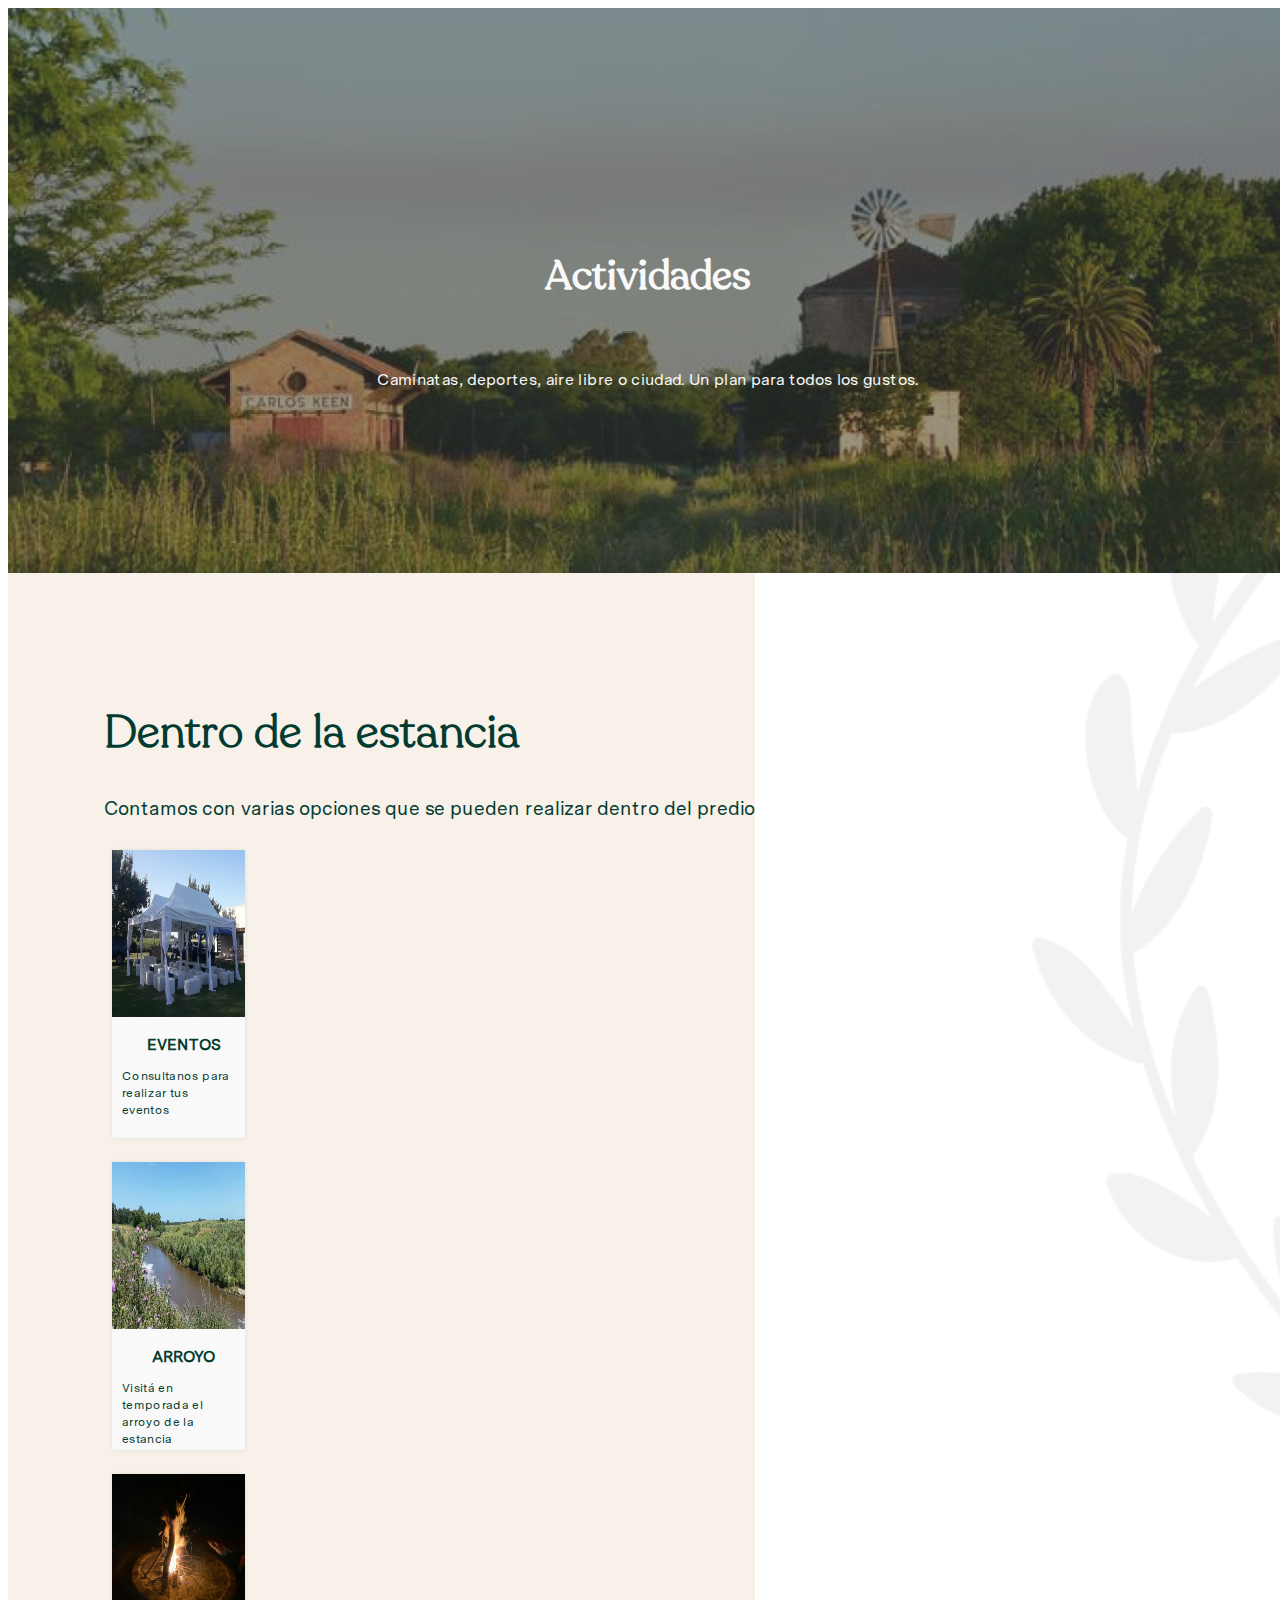
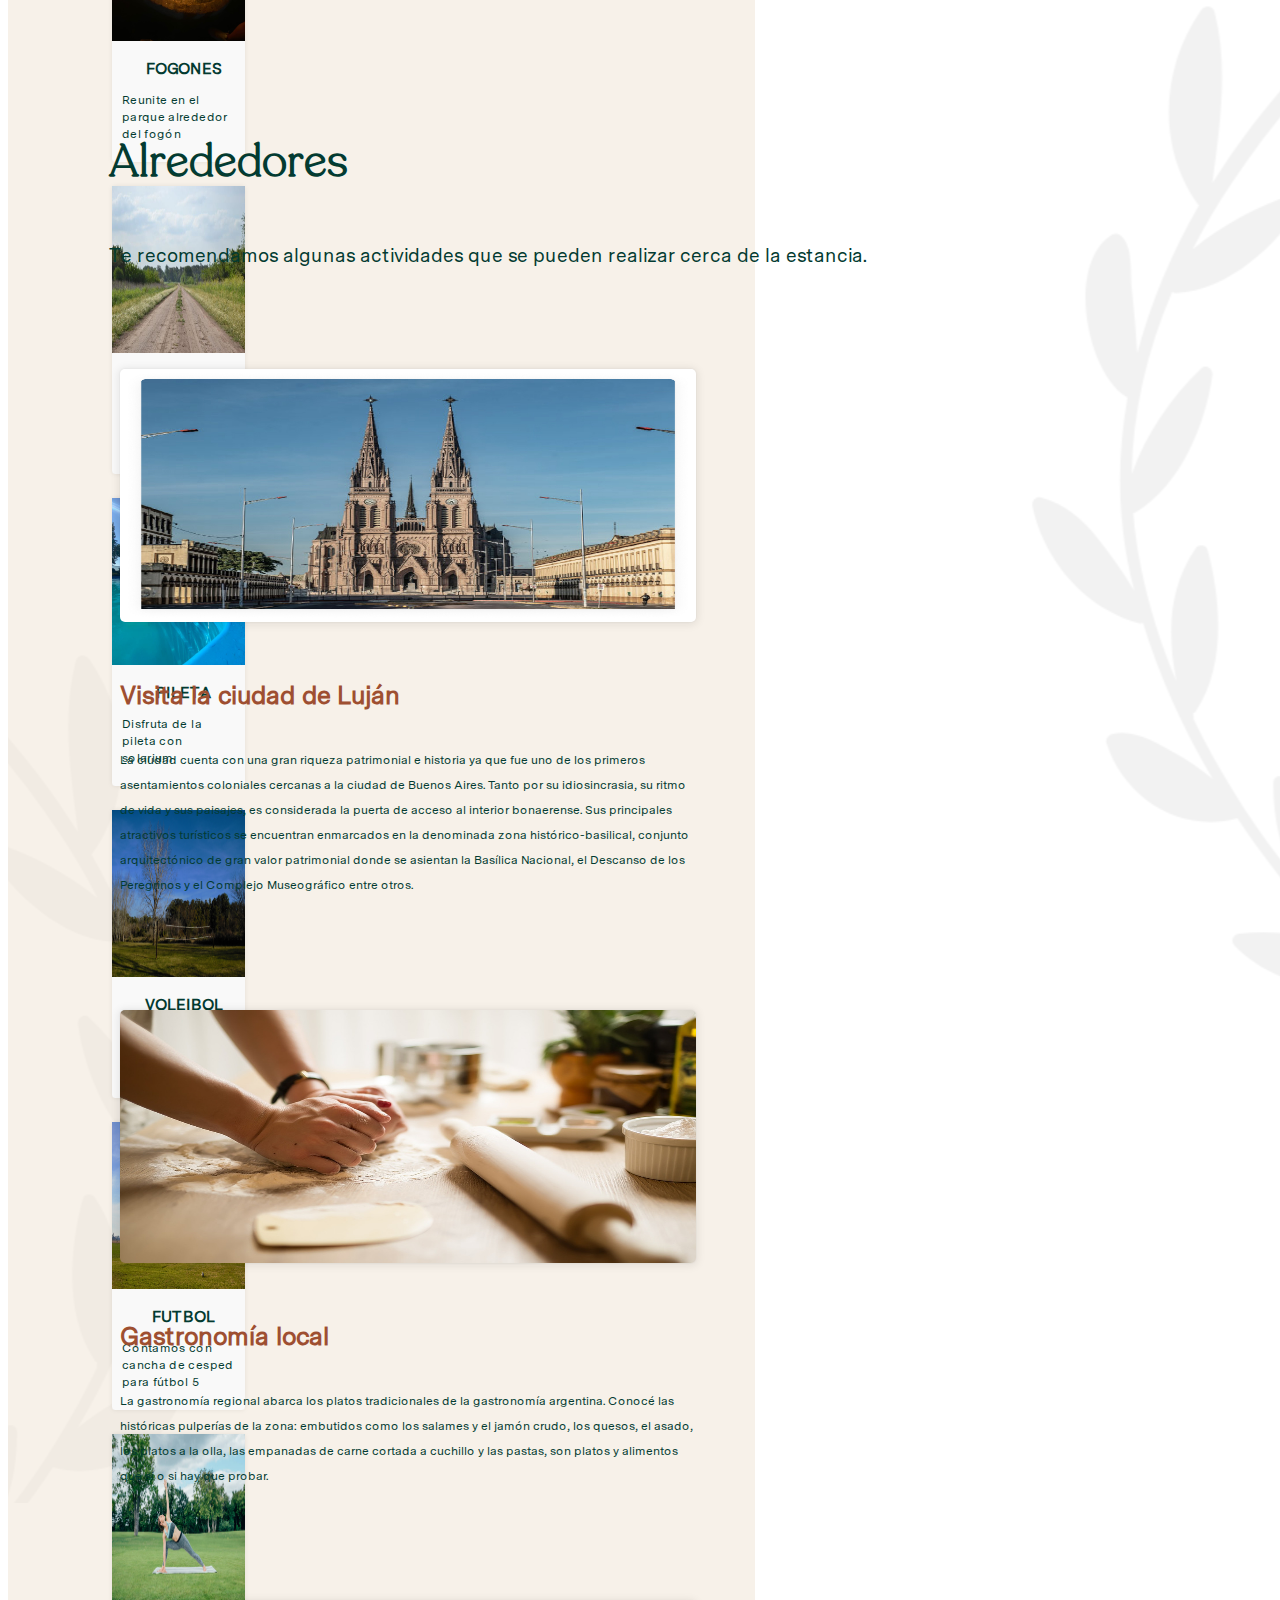
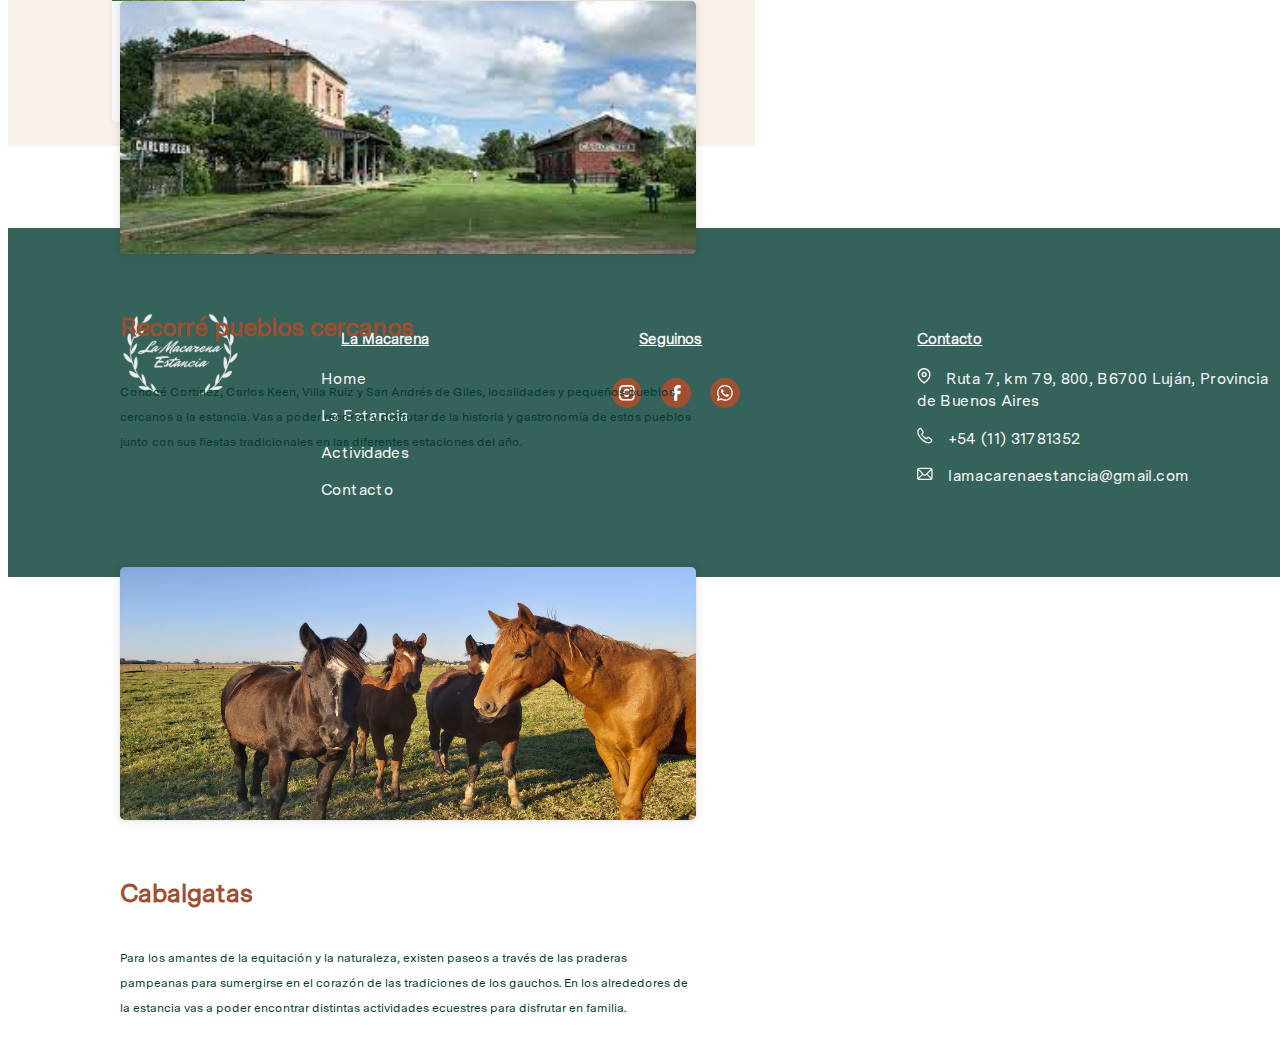
<file: Actividades.html>
<!DOCTYPE html>
<html lang="en">

<head>
    <meta charset="UTF-8">
    <meta http-equiv="X-UA-Compatible" content="IE=edge">
    <meta name="viewport" content="width=device-width, initial-scale=1.0">
    <link rel="shortcut icon" href="assets/img/img/Logo - Sin fondo blanco.svg"  style="height: 40px; width: 40px;"/>
    <title>Actividades</title>
    <link href="https://cdn.jsdelivr.net/npm/bootstrap@5.0.2/dist/css/bootstrap.min.css" rel="stylesheet"
        integrity="sha384-EVSTQN3/azprG1Anm3QDgpJLIm9Nao0Yz1ztcQTwFspd3yD65VohhpuuCOmLASjC" crossorigin="anonymous">
    <script src="https://cdn.jsdelivr.net/npm/bootstrap@5.0.2/dist/js/bootstrap.bundle.min.js"
        integrity="sha384-MrcW6ZMFYlzcLA8Nl+NtUVF0sA7MsXsP1UyJoMp4YLEuNSfAP+JcXn/tWtIaxVXM" crossorigin="anonymous">
    </script>
    <link rel="stylesheet" href="styles/css/main.css">
    <link rel="stylesheet" href="styles/css/side.css">


</head>

<body class="b-actividades">
    <nav class="navbar navbar-expand-md navbar-light bg-light p-2 p-md-5">
        <div class="container-sm">
            <a class="navbar-brand" href="index.html">
                <img src="assets/img/img/Logo - Sin fondo.png" alt="logo" width="100" height="100"
                    class="d-inline-block align-text-top mx-auto">
            </a>
            <button class="navbar-toggler" type="button" data-bs-toggle="collapse"
                data-bs-target="#navbarSupportedContent" aria-controls="navbarSupportedContent" aria-expanded="false"
                aria-label="Toggle navigation">
                <span class="navbar-toggler-icon"></span>
            </button>
            <div class="collapse navbar-collapse bg-light" id="navbarSupportedContent">
                <ul class="navbar-nav mx-auto mb-2 mb-lg-0">
                    <li class="nav-item">
                        <a class="nav-link active" aria-current="page" href="Estancia.html">La Estancia</a>
                    </li>
                    <li class="nav-item">
                        <a class="nav-link active" href="Actividades.html">Actividades</a>
                    </li>
                    <li class="nav-item">
                        <a class="nav-link active" href="contacto.html">Contacto</a>
                </ul>

                <div class="d-flex text-center row">
                    <ul class="d-flex navbar-nav me-3 mb-2 mb-lg-0 r-rev" id="social">
                        <li class="me-3"><a href="https://www.instagram.com/lamacarenaestancia/" target="_blank"><img
                                    src="assets/img/img/Boton Redes IG.svg" alt="insta"></a></li>
                        <li class="me-3"><a href="https://www.facebook.com/lamacarenaestanciaa/" target="_blank"><img
                                    class="ml-2" src="assets/img/img/Boton Redes Facebook.svg" alt="face"></a></li>
                        <li class="me-3"><a href="https://api.whatsapp.com/send?phone=5491131781352" target="_blank"><img
                                    src="assets/img/img/Boton Redes Whatsapp.svg" alt="wp"></a></li>
                    </ul>
                </div>

            </div>
    </nav>
    <div class="banner estancia">
        <div class="layer"></div>
        <div class="content">
            <h4 class="titulo-1">Actividades</h4>
            <p class=texto-1>Caminatas, deportes, aire libre o ciudad. Un plan para todos los gustos.</p>
        </div>
        <div class="img-estancia" style="background-image: url(./assets/img/Rectangle\ 4\ 1.jpg);"></div>
    </div>
    <div class="white-background">
        <div class="laurel-der1"></div>
        <div class="laurel-der2"></div>
        <div class="laurel-izq"></div>

    </div>
    <div class="en-estancia container">
        <h1 class="titulo-2"> <strong>Dentro de la estancia</strong></h1>
        <p class="texto-1">Contamos con varias opciones que se pueden realizar dentro del predio</p>
        <div class="row card-act">
            <div class="card tarj col-sm-6 col-md-3 col-lg-4">
                <img src="assets/img/img/ACTIVIDADESimg/EVENTOS-min.jpg" alt="Eventos">
                <div class="card-txt">
                    <h1 class="tarj-title texto-1">EVENTOS</h1>
                    <P class="texto-2 card-text">Consultanos para realizar tus eventos</P>
                </div>
            </div>
            <div class="card tarj col-sm-6 col-md-3 col-lg-4">
                <img src="assets/img/img/ACTIVIDADESimg/ARROYO-min.jpg" alt="ARROYO">
                <div class="card-txt">
                    <h1 class="tarj-title texto-1">ARROYO</h1>
                    <P class="texto-2 card-text">Visitá en temporada el arroyo de la estancia</P>
                </div>
            </div>
            <div class="card tarj col-sm-6 col-md-3 col-lg-4">
                <img src="assets/img/img/ACTIVIDADESimg/FOGONES-min.jpg" alt="FOGONES">
                <div class="card-txt">
                    <h1 class="tarj-title texto-1">FOGONES</h1>
                    <P class="texto-2 card-text">Reunite en el parque alrededor del fogón</P>
                </div>
            </div>
            <div class="card tarj col-sm-6 col-md-3 col-lg-4">
                <img src="assets/img/img/ACTIVIDADESimg/CAMINATAS-min.jpg" alt="CAMINATAS">
                <div class="card-txt">
                    <h1 class="tarj-title texto-1">CAMINATAS</h1>
                    <P class="texto-2 card-text">Relajate y conecta con la naturaleza</P>
                </div>
            </div>
            <div class="card tarj col-sm-6 col-md-3 col-lg-4">
                <img src="assets/img/img/ACTIVIDADESimg/PILETA-min.jpg" alt="PILETA">
                <div class="card-txt">
                    <h1 class="tarj-title texto-1">PILETA</h1>
                    <P class="texto-2 card-text">Disfruta de la pileta con solarium</P>
                </div>
            </div>
            <div class="card tarj col-sm-6 col-md-3 col-lg-4">
                <img src="assets/img/img/ACTIVIDADESimg/VOLEIBOL-min.jpg" alt="VOLEIBOL">
                <div class="card-txt">
                    <h1 class="tarj-title texto-1">VOLEIBOL</h1>
                    <P class="texto-2 card-text">Juga un partido amistoso con tus amigos</P>
                </div>
            </div>
            <div class="card tarj col-sm-6 col-md-3 col-lg-4">
                <img src="assets/img/img/ACTIVIDADESimg/FUTBOL-min.jpg" alt="FUTBOL">
                <div class="card-txt">
                    <h1 class="tarj-title texto-1">FUTBOL</h1>
                    <P class="texto-2 card-text">Contamos con cancha de cesped para fútbol 5</P>
                </div>
            </div>
            <div class="card tarj col-sm-6 col-md-4 col-lg-3">
                <img src="assets/img/img/ACTIVIDADESimg/YOGA-min.jpg" alt="YOGA">
                <div class="card-txt">
                    <h1 class="tarj-title texto-1">YOGA</h1>
                    <P class="texto-2 card-text">Conecta cuerpo, respiracion y mente.</P>
                </div>
            </div>

        </div>
    </div>
    <div class="alrededores container">
        <h1 class="titulo-2"><strong>Alrededores</strong></h1>
        <p class="texto-1"> Te recomendamos algunas actividades que se pueden realizar cerca de la estancia.</p>
        <div class="row">
            <div class="actividad par row">
                <div class="col-sm-1 col-md-2">
                    <img src="assets/img/Card Actividades Webl.jpg" alt="ciudad lujan">
                </div>
                <div class="col-sm-1 col-md-2">
                    <h3 class="titulo-rojo"><strong>Visita la ciudad de Luján</strong></h3>
                    <p class="text-act mob"> La ciudad cuenta con una gran riqueza patrimonial e historia ya que fue uno
                        de los primeros asentamientos coloniales cercanas a la ciudad de Buenos Aires. La Basilica de
                        Nuestra Señora de Luján es uno de los íconos de Luján.
                    </p>
                    <p class="text-act web">
                        La ciudad cuenta con una gran riqueza patrimonial e historia ya que fue uno de los primeros
                        asentamientos coloniales cercanas a la ciudad de Buenos Aires. Tanto por su idiosincrasia, su
                        ritmo de vida y sus paisajes, es considerada la puerta de acceso al interior bonaerense.
                        Sus principales atractivos turísticos se encuentran enmarcados en la denominada zona
                        histórico-basilical, conjunto arquitectónico de gran valor patrimonial donde se asientan la
                        Basílica Nacional, el Descanso de los Peregrinos y el Complejo Museográfico entre otros.
                    </p>
                </div>
            </div>

            <div class="actividad impar row">
                <div class="col-sm-1 col-md-2">
                    <img src="assets/img/gastronomia.jpg" alt="ciudad lujan">
                </div>
                <div class="col-sm-1 col-md-2">
                    <h3 class="titulo-rojo"><strong>Gastronomía local</strong></h3>
                    <p class="text-act mob"> La gastronomía regional abarca los platos tradicionales de la gastronomía
                        argentina.
                        Conocé las históricas pulperías de la zona: embutidos, los quesos, el asado, las empanadas de
                        carne y las pastas, son platos y alimentos que si o si hay que probar.
                    </p>
                    <p class="text-act web">
                        La gastronomía regional abarca los platos tradicionales de la gastronomía argentina.
                        Conocé las históricas pulperías de la zona: embutidos como los salames y el jamón crudo, los
                        quesos, el asado, los platos a la olla, las empanadas de carne cortada a cuchillo y las pastas,
                        son platos y alimentos que si o si hay que probar.
                    </p>
                </div>
            </div>
            <div class="actividad par row">
                <div class="col-sm-1 col-md-2">
                    <img src="assets/img/img/ACTIVIDADESimg/PUEBLOS CERCANOS-min.jpg" alt="ciudad lujan">
                </div>
                <div class="col-sm-1 col-md-2">
                    <h3 class="titulo-rojo"><strong>Recorré pueblos cercanos</strong></h3>
                    <p class="text-act mob"> Conocé Cortínez, Carlos Keen, Villa Ruiz y San Andrés de Giles, localidades
                        y pequeños pueblos cercanos a la estancia. Vas a poder recorrer y disfrutar de la historia y
                        gastronomía de estos pueblos junto con sus fiestas tradicionales en las diferentes estaciones
                        del año.

                    </p>
                    <p class="text-act web">
                        Conocé Cortínez, Carlos Keen, Villa Ruiz y San Andrés de Giles, localidades y pequeños pueblos
                        cercanos a la estancia.
                        Vas a poder recorrer y disfrutar de la historia y gastronomía de estos pueblos junto con sus
                        fiestas tradicionales en las diferentes estaciones del año.

                    </p>
                </div>
            </div>
        </div>
        <div class="actividad impar row">
            <div class="col-sm-1 col-md-2">
                <img src="assets/img/img/ACTIVIDADESimg/CABALGATAS-min.jpg" alt="ciudad lujan">
            </div>
            <div class="col-sm-1 col-md-2">
                <h3 class="titulo-rojo"><strong>Cabalgatas</strong></h3>
                <p class="text-act mob"> Para los amantes de la equitación y la naturaleza, existen paseos a través de
                    las praderas pampeanas para sumergirse en el corazón de las tradiciones de los gauchos.
                    En los alrededores de la estancia vas a poder encontrar distintas actividades ecuestres para
                    disfrutar en familia.
                </p>
                <p class="text-act web">
                    Para los amantes de la equitación y la naturaleza, existen paseos a través de las praderas pampeanas
                    para sumergirse en el corazón de las tradiciones de los gauchos.
                    En los alrededores de la estancia vas a poder encontrar distintas actividades ecuestres para
                    disfrutar en familia.
                </p>
            </div>
        </div>
    </div>
    <footer class="footer">
        <div class="logo">
            <a href="index.html"><img src="assets/img/img/Logo - Sin fondo blanco.svg" alt="logo"></a>
        </div>
        <div class="links-rrss">
            <div class="links-rrss--link macarena">
                <h4 class="texto-3 links-rrss--link__title">La Macarena</h4>
                <ul>
                    <li><a class="texto-2" href="index.html">Home</a></li>
                    <li><a class="texto-2" href="Estancia.html">La Estancia</a></li>
                    <li><a class="texto-2" href="Actividades.html">Actividades</a></li>
                    <li><a class="texto-2" href="contacto.html">Contacto</a></li>
                </ul>
            </div>
            <div class="links-rrss--link seguinos">
                <h4 class="texto-3 links-rrss--link__title ">Seguinos</h4>
                <a href="https://www.instagram.com/lamacarenaestancia/?hl=es" target="_blank"><img class="rrss-icon" src="assets/img/img/Boton Redes IG.svg" alt="instagram"></a>
                <a href="https://www.facebook.com/lamacarenaestanciaa/" target="_blank"><img class="rrss-icon" src="assets/img/img/Boton Redes Facebook.svg" alt="facebook"></a>
                <a href="https://api.whatsapp.com/send?phone=5491131781352" target="_blank"><img src="assets/img/img/Boton Redes Whatsapp.svg" alt="wp" class="rrss-icon"></a>
            </div>
        </div>
        <div class=" datos-contacto">
            <h4 class="texto-3">Contacto</h4>
            <p class="texto-2"><img class="rrss-icon icon-blanco" src="assets/img/img/ubicacion-blanco.svg"
                    alt="facebook">Ruta 7, km 79, 800, B6700 Luján, Provincia de Buenos Aires</p>
            <p class="texto-2"><img class="rrss-icon icon-blanco" src="assets/img/img/phone-blanco.svg"
                    alt="facebook">+54 (11) 31781352</p>
            <p class="texto-2"><img class="rrss-icon icon-blanco" src="assets/img/img/envelope-blanco.svg"
                    alt="facebook">lamacarenaestancia@gmail.com</p>

        </div>
    </footer>

</body>

</html>
</file>
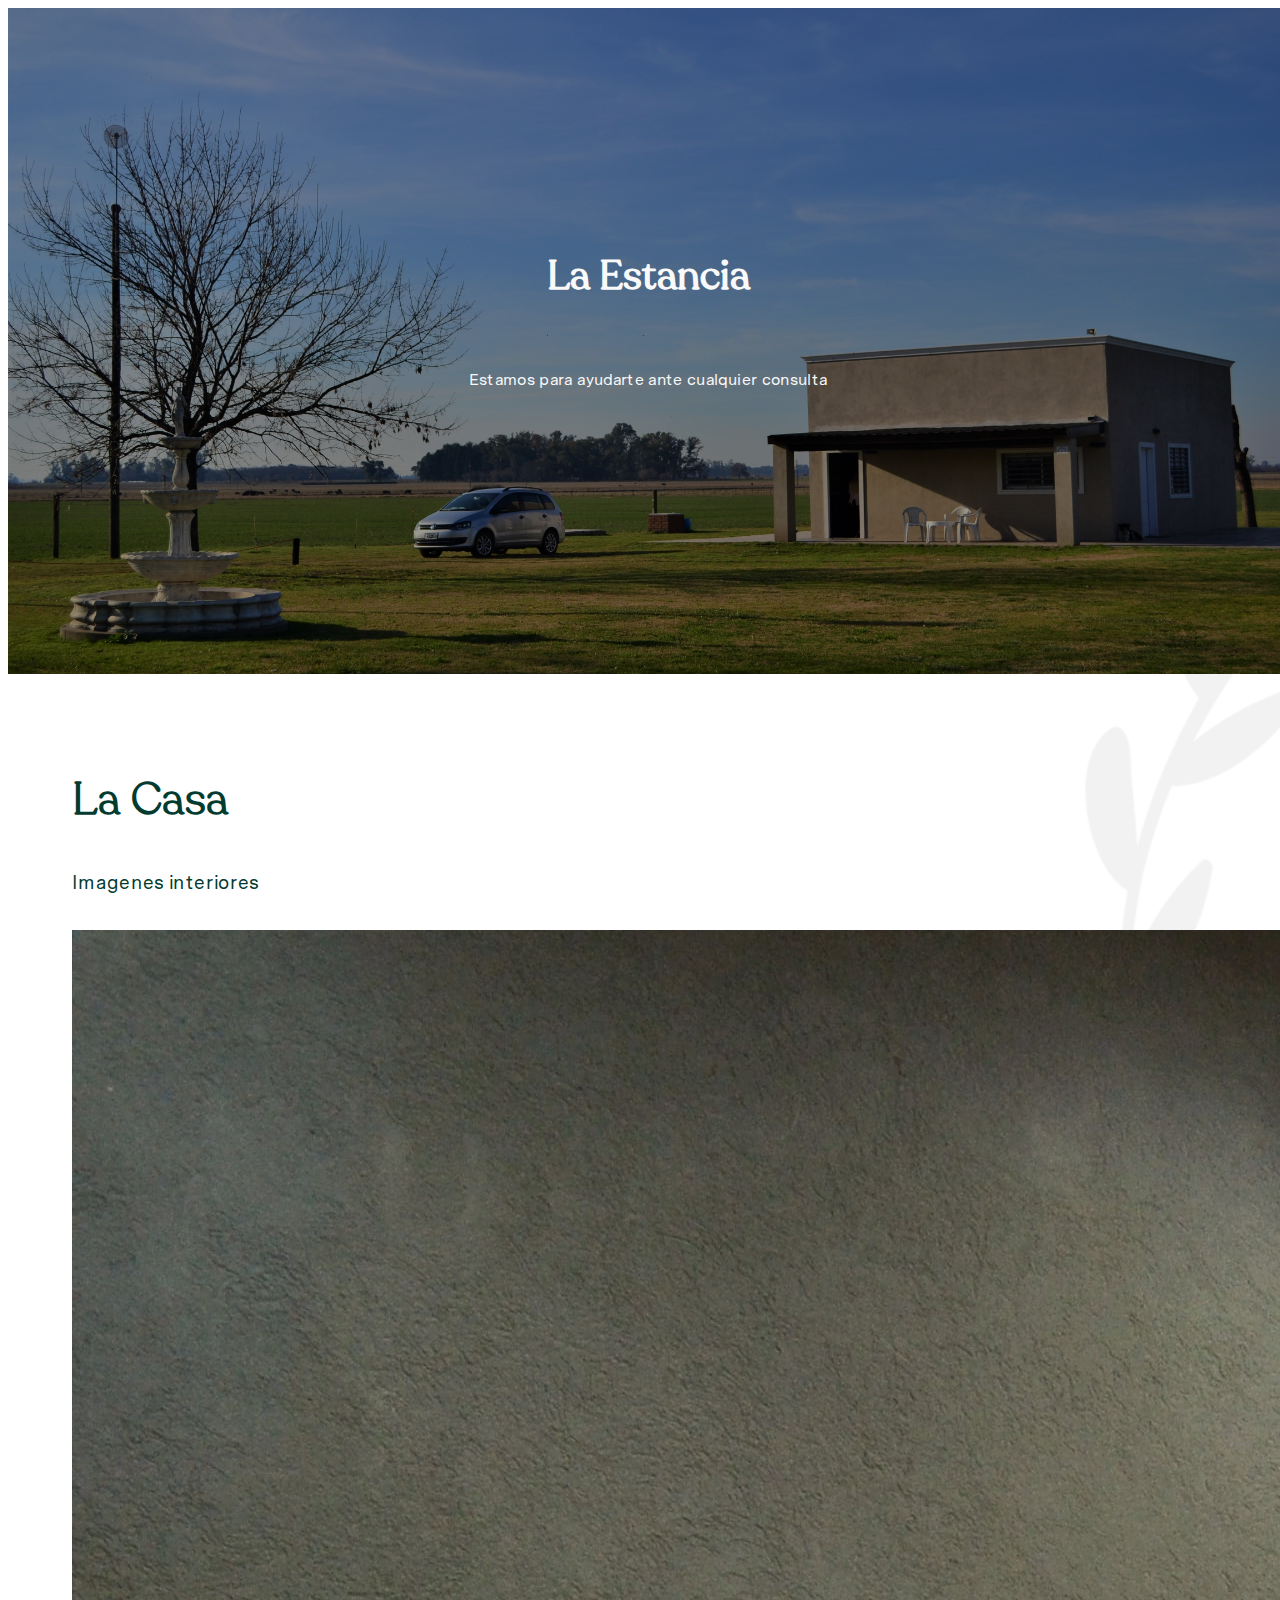
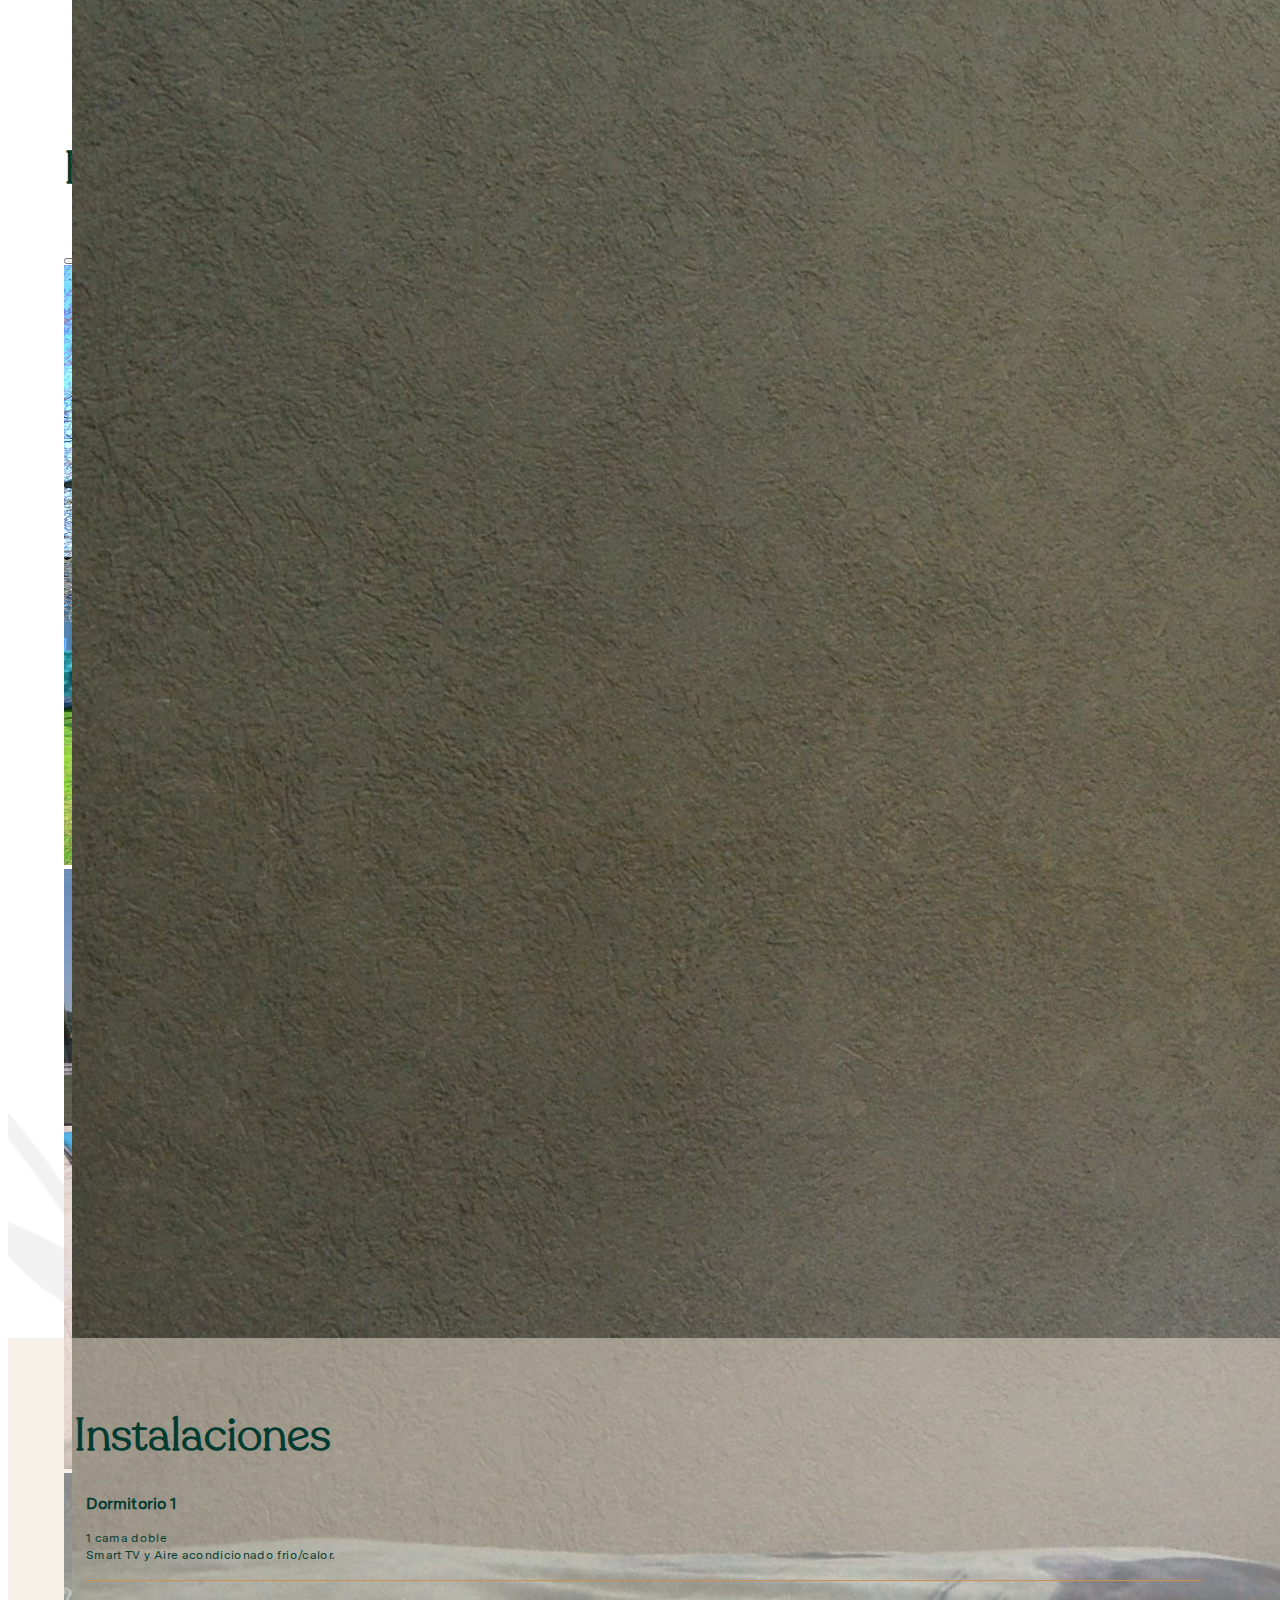
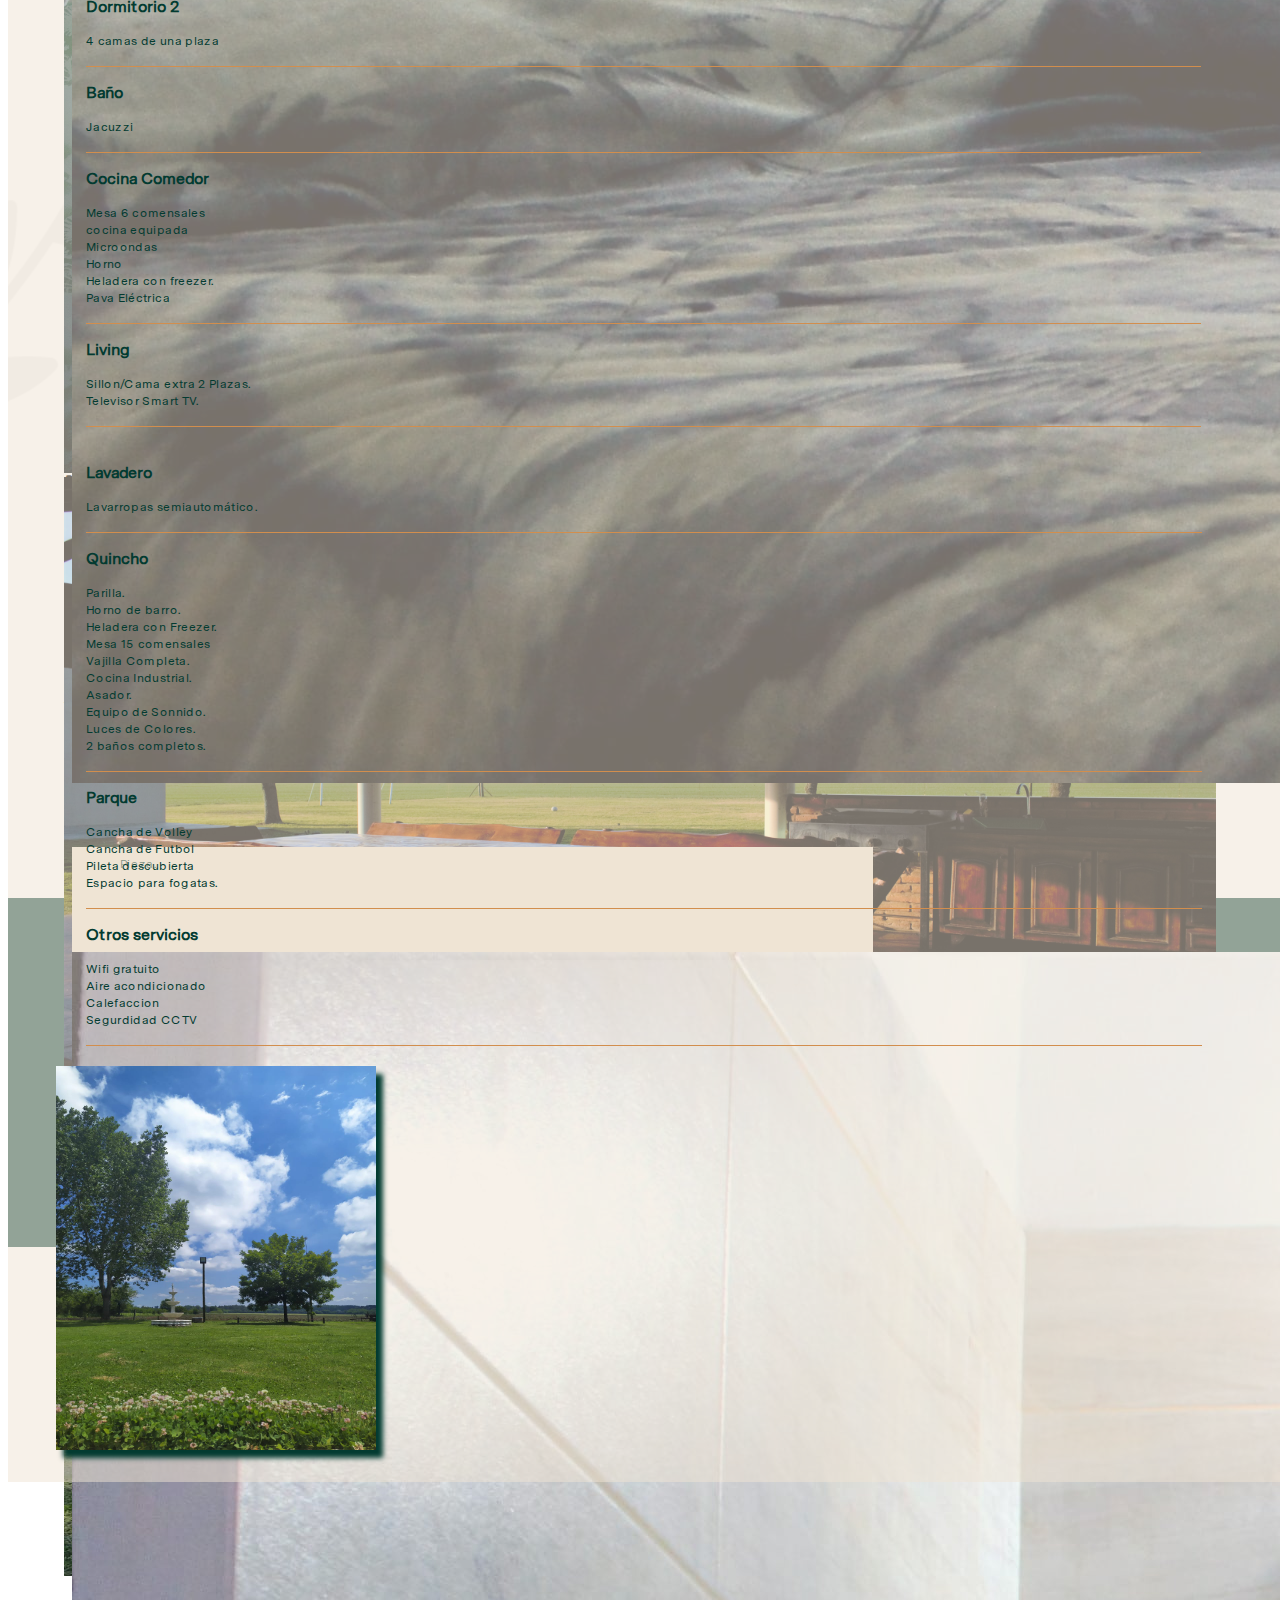
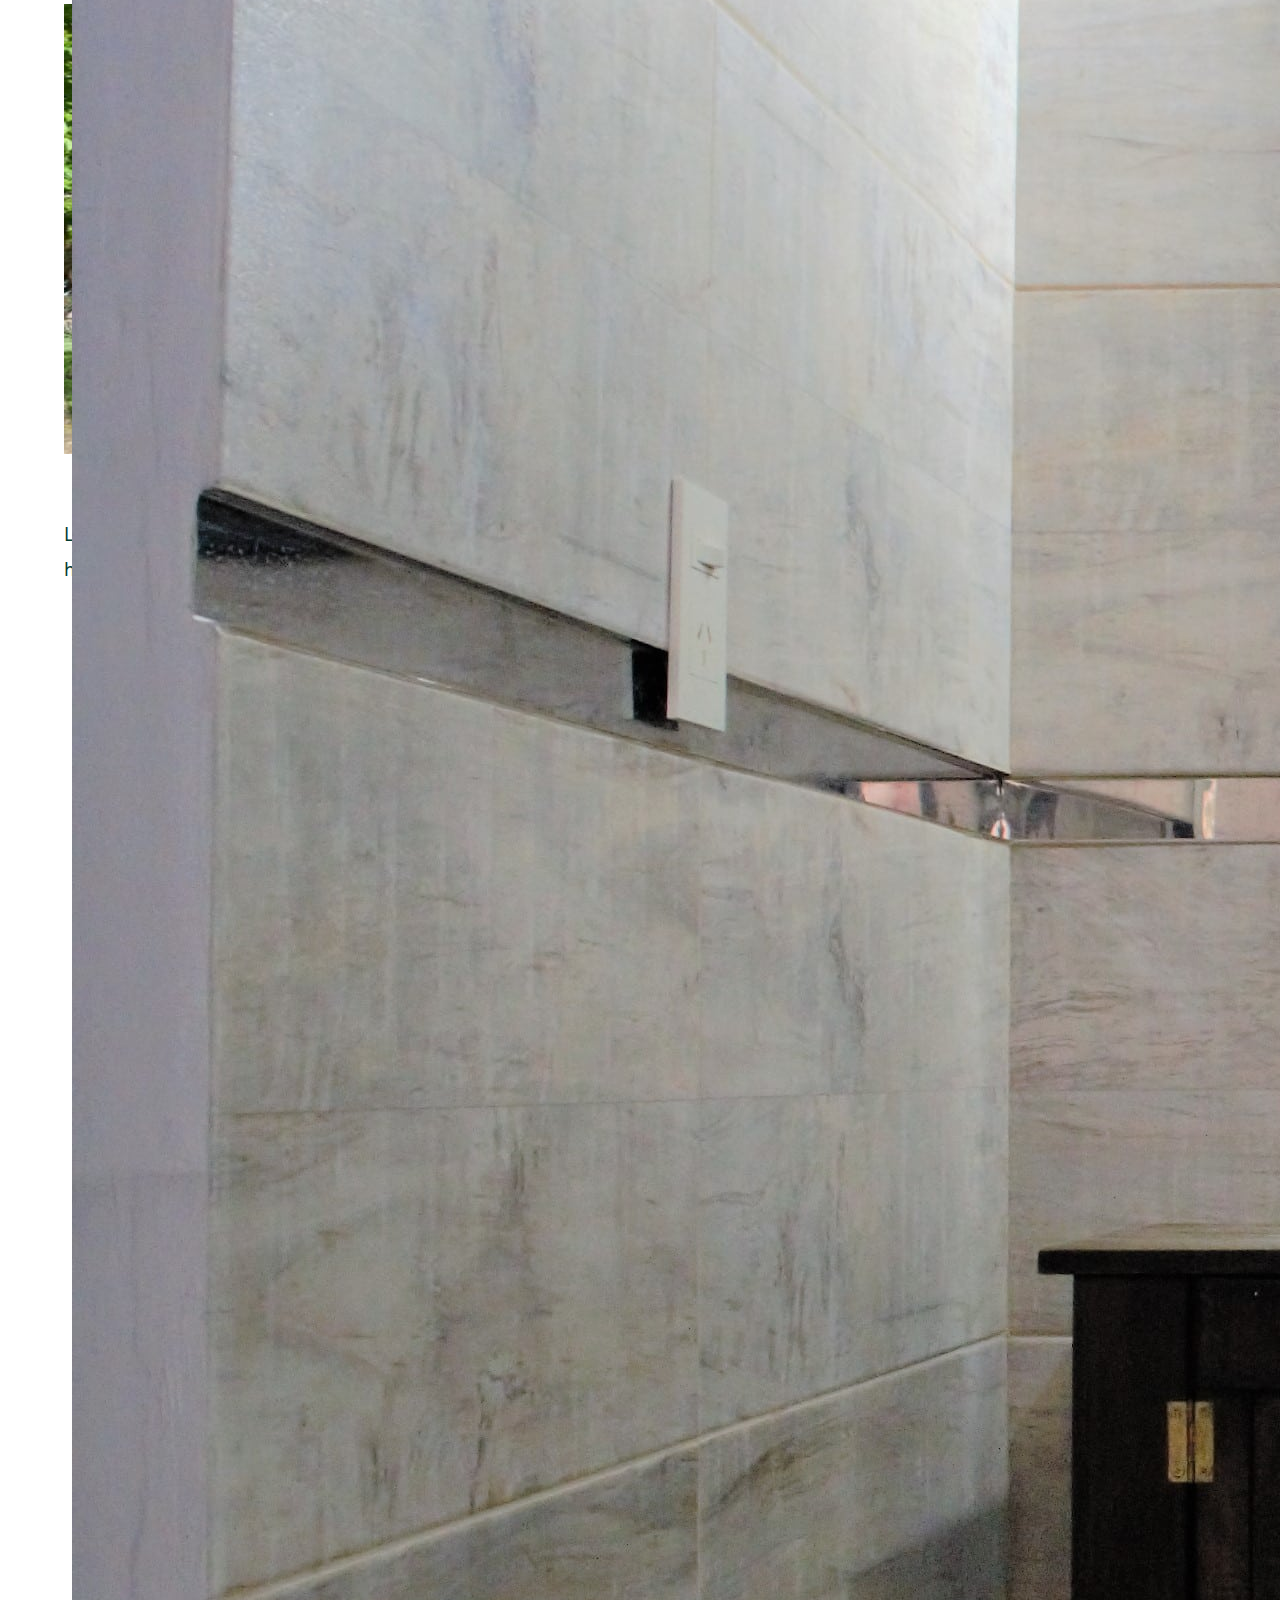
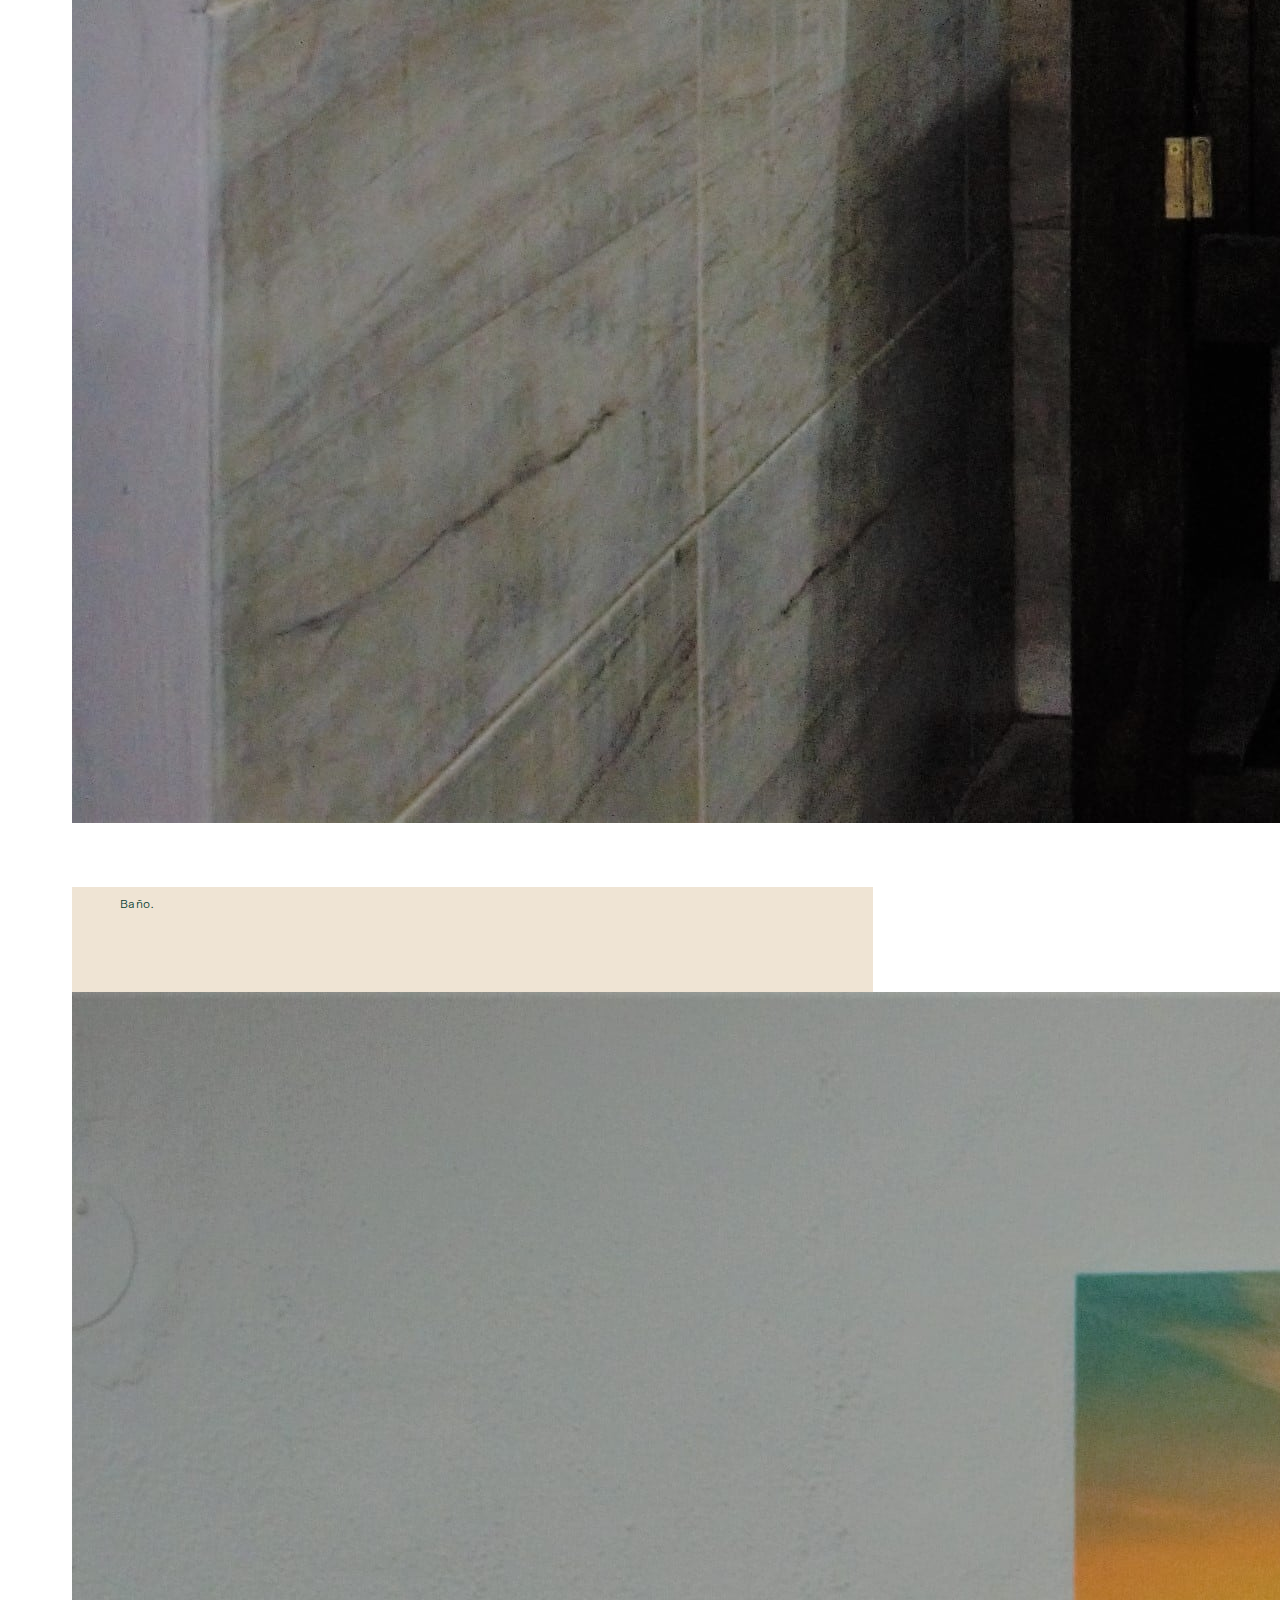
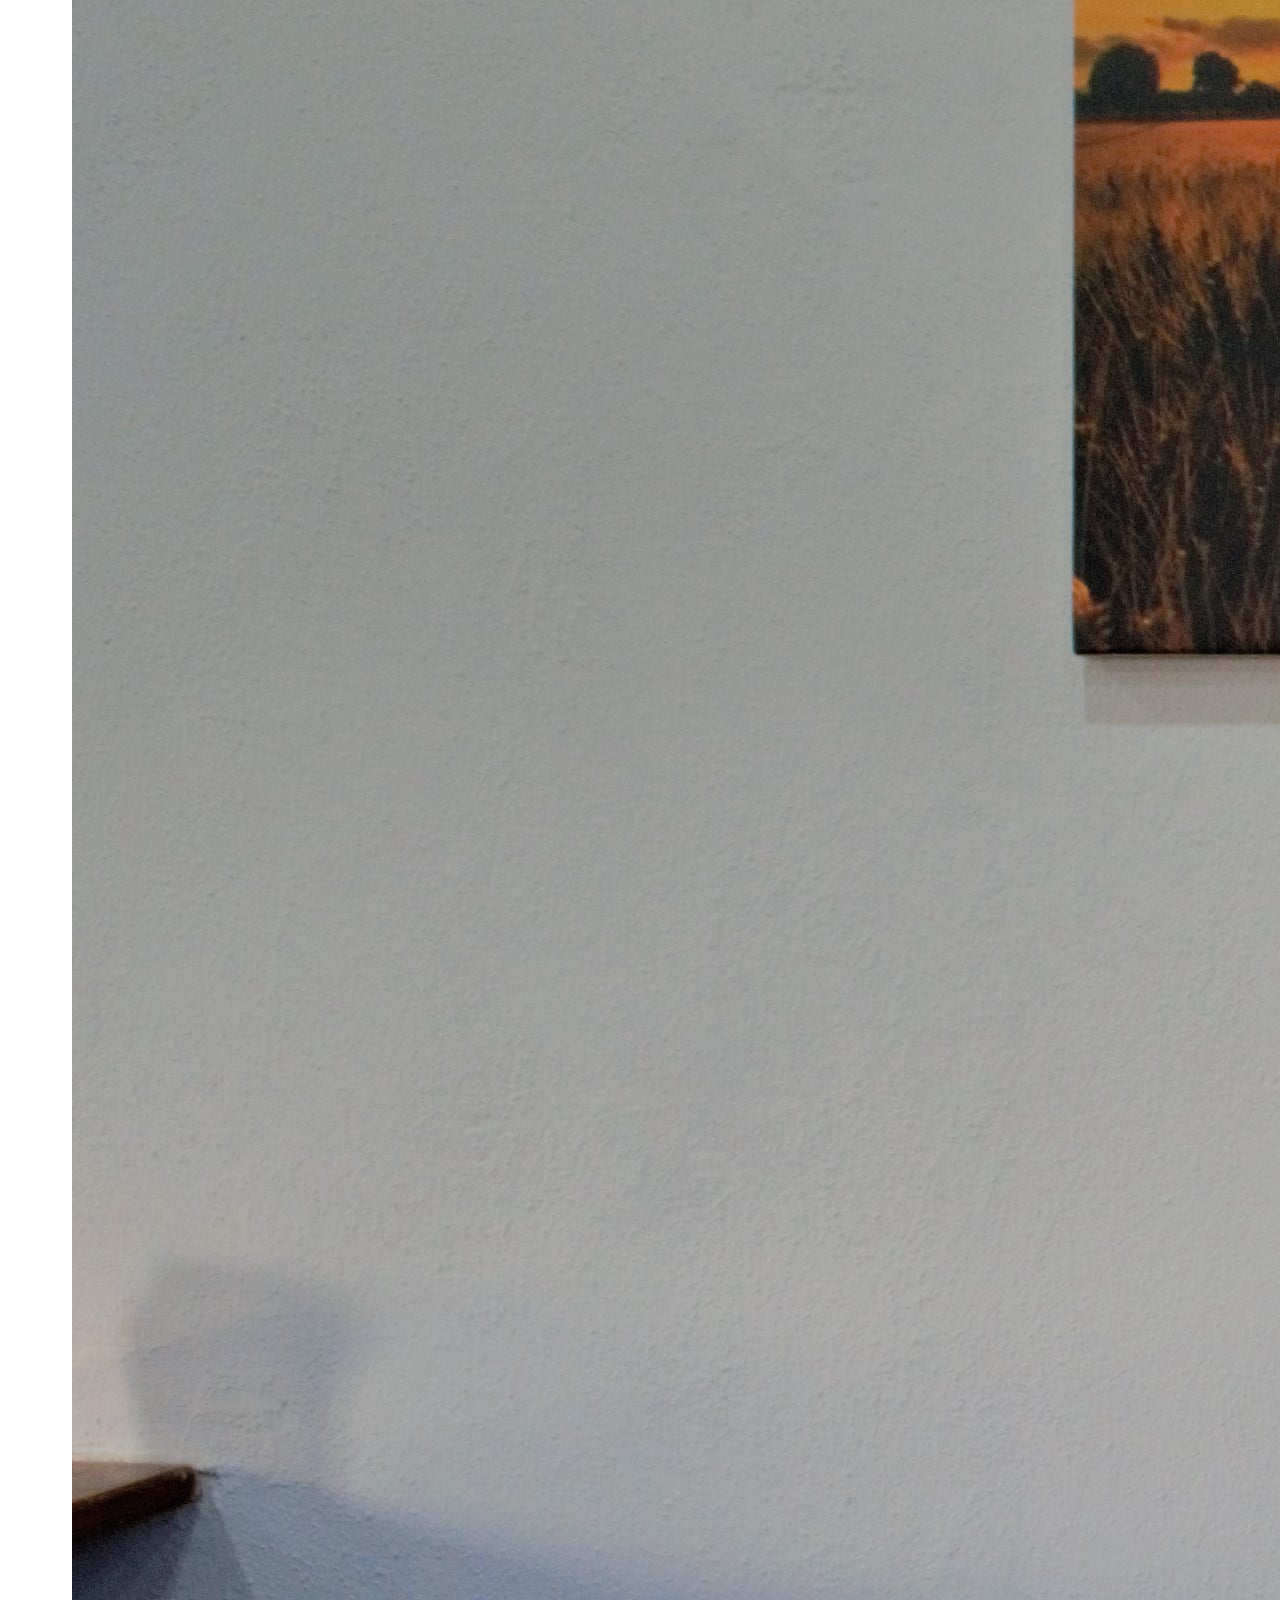
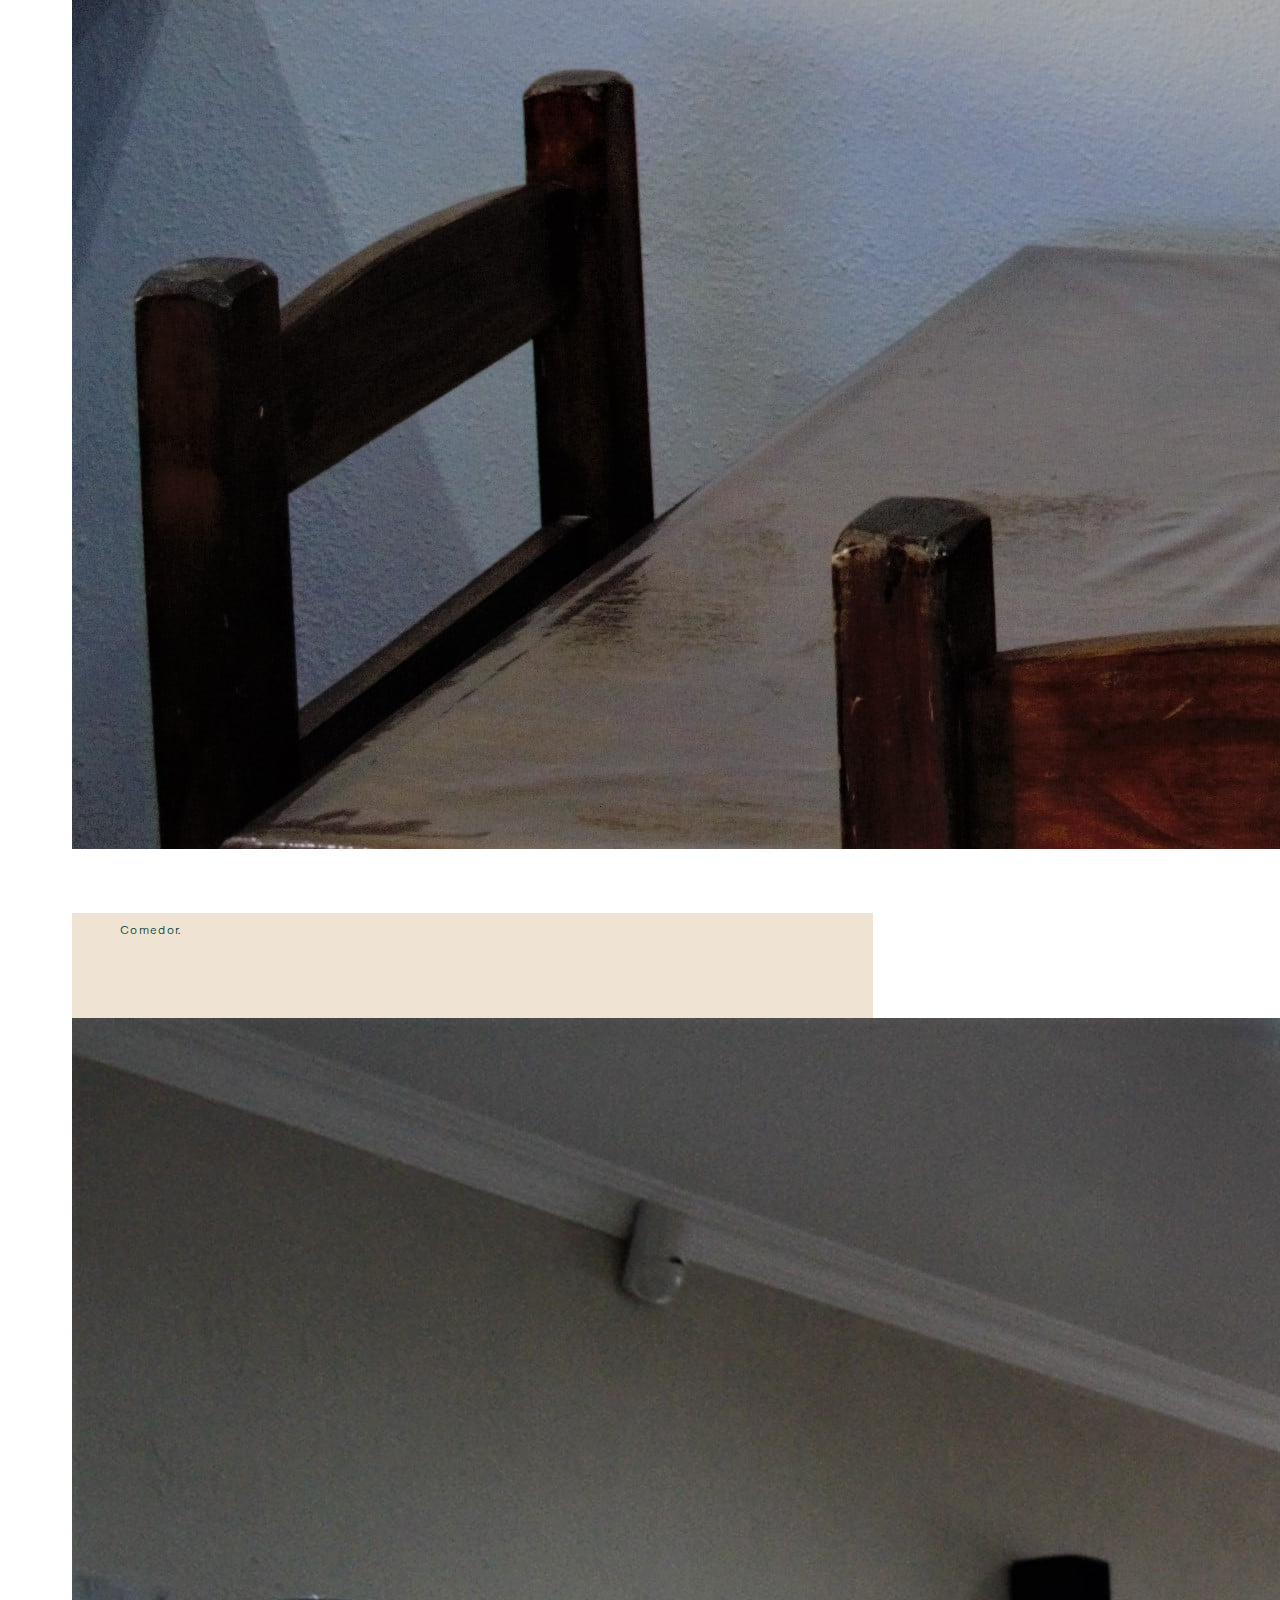
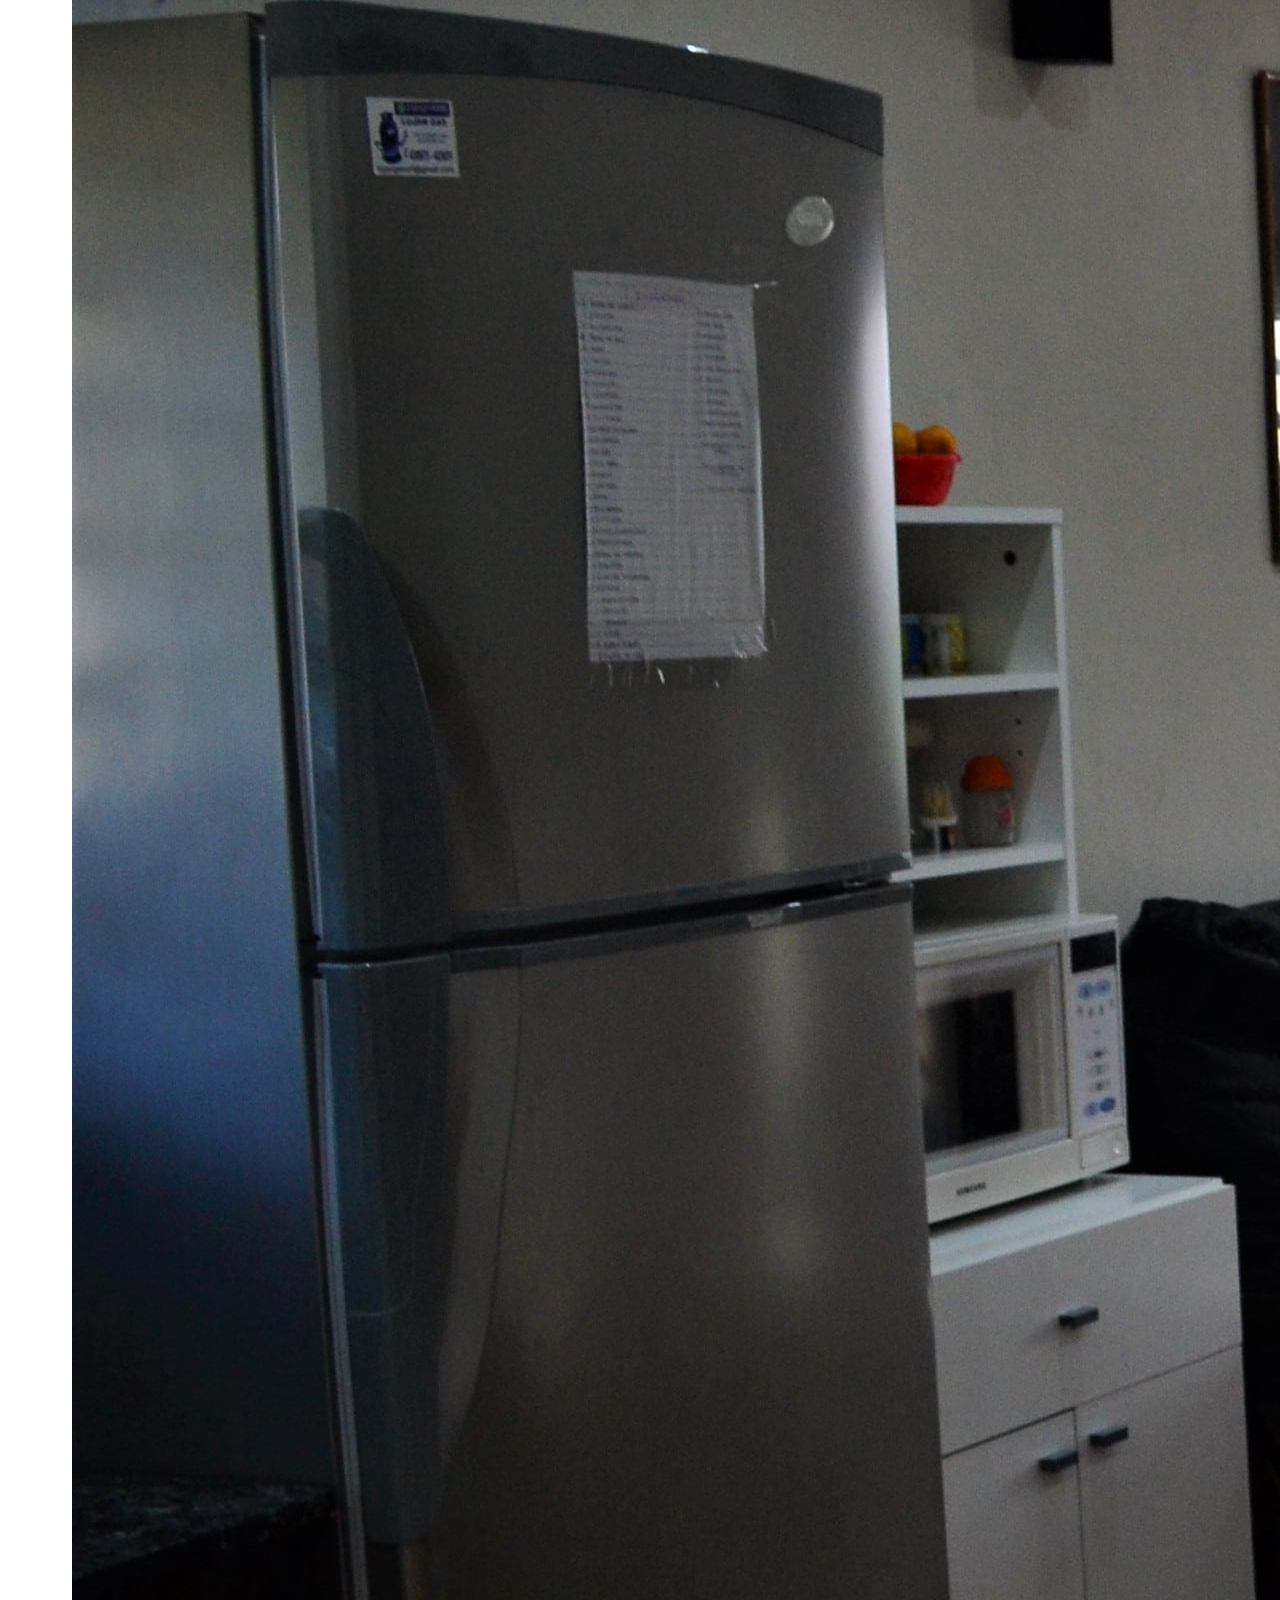
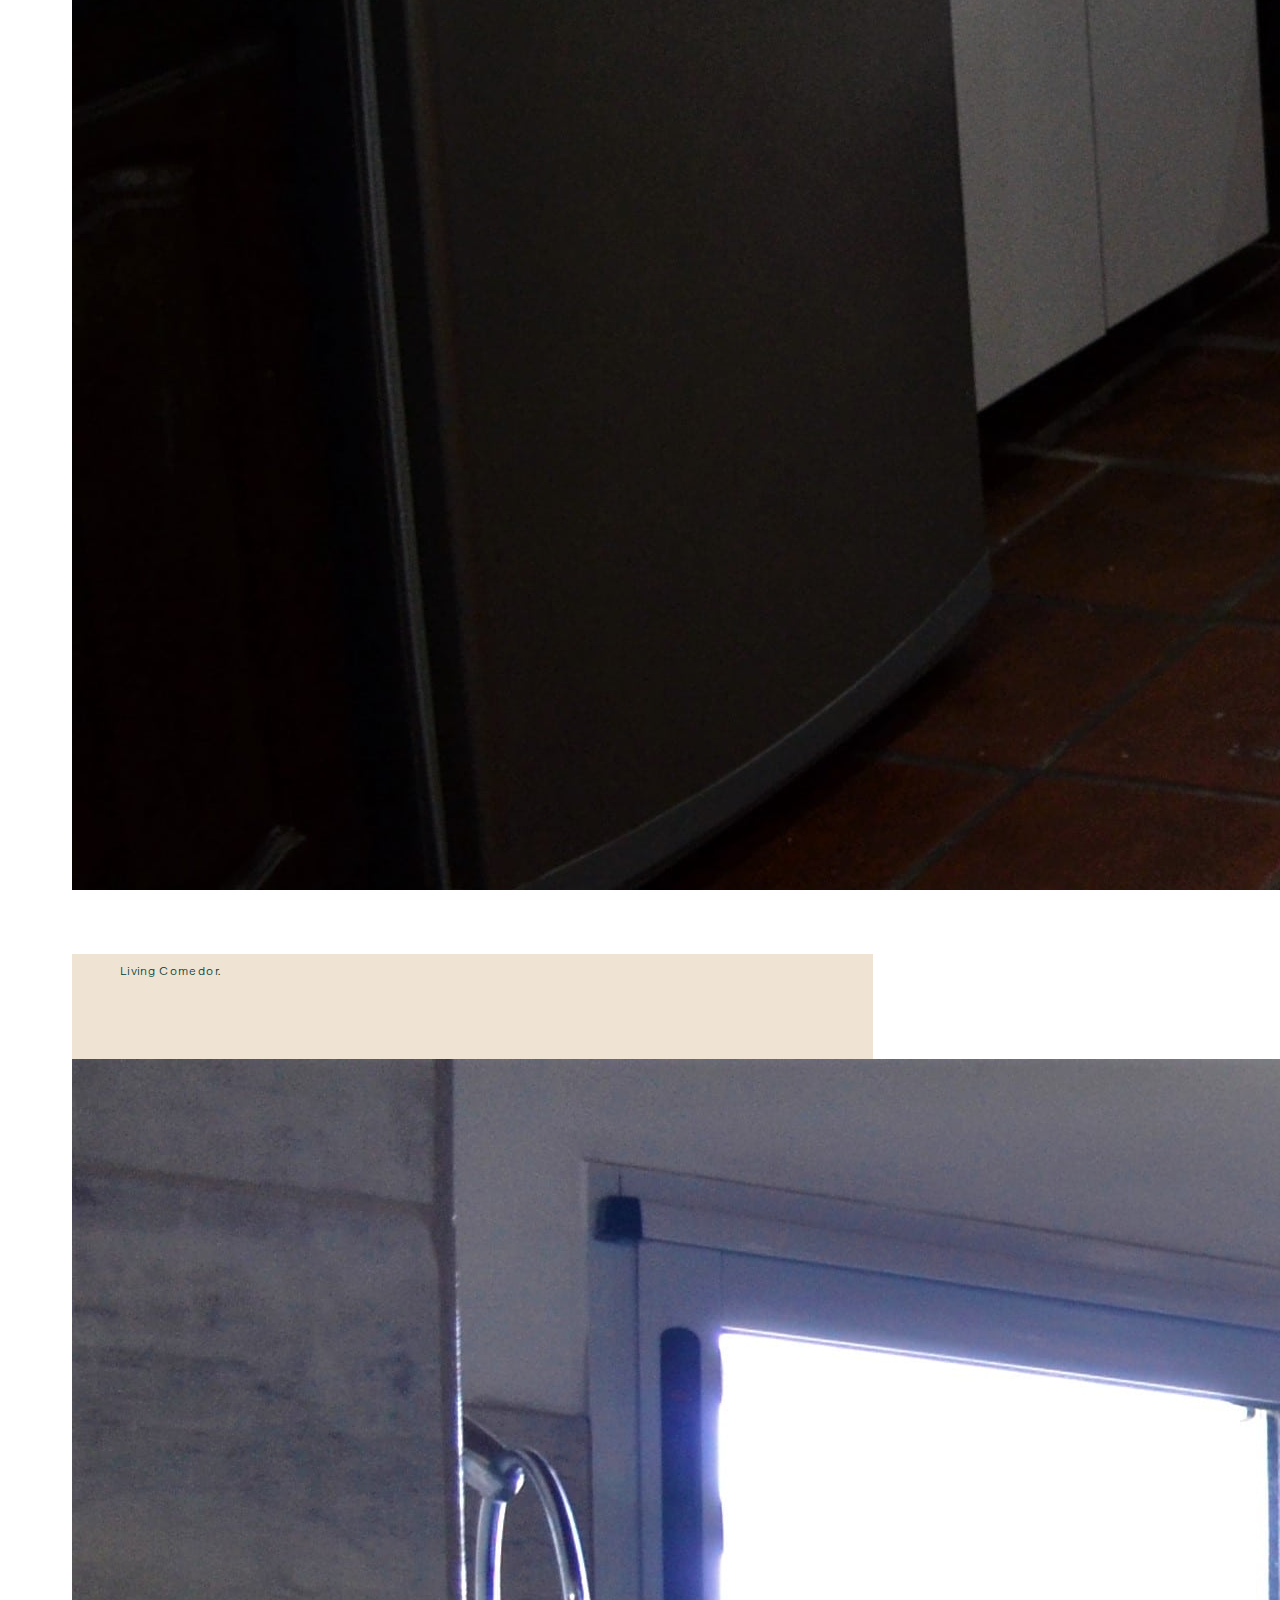
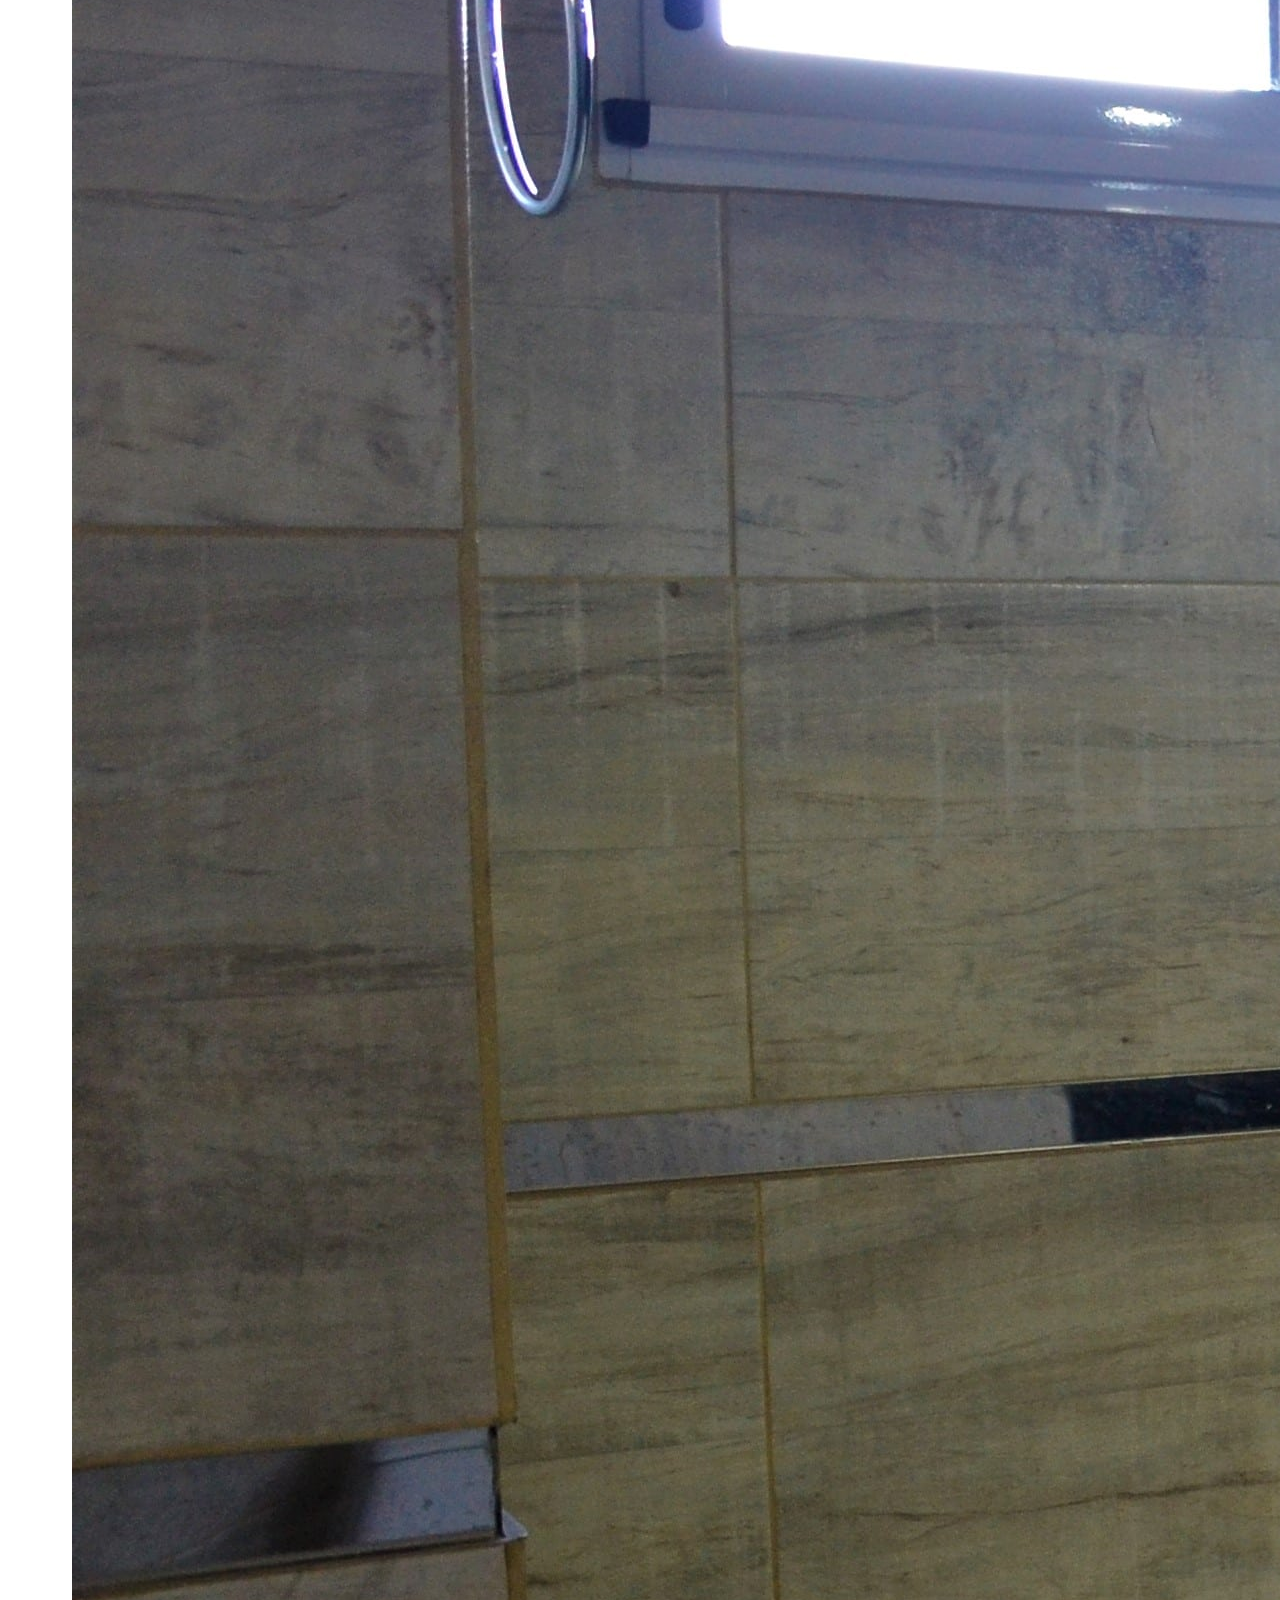
<file: Estancia.html>
<!DOCTYPE html>
<html lang="en">

<head>
    <meta charset="UTF-8">
    <meta http-equiv="X-UA-Compatible" content="IE=edge">
    <meta name="viewport" content="width=device-width, initial-scale=1.0">
    <link rel="shortcut icon" href="assets/img/img/Logo - Sin fondo blanco.svg"  style="height: 40px; width: 40px;"/>
    <title>Estancia</title>
    <link href="https://cdn.jsdelivr.net/npm/bootstrap@5.0.2/dist/css/bootstrap.min.css" rel="stylesheet"
        integrity="sha384-EVSTQN3/azprG1Anm3QDgpJLIm9Nao0Yz1ztcQTwFspd3yD65VohhpuuCOmLASjC" crossorigin="anonymous">
    <script src="https://cdn.jsdelivr.net/npm/bootstrap@5.0.2/dist/js/bootstrap.bundle.min.js"
        integrity="sha384-MrcW6ZMFYlzcLA8Nl+NtUVF0sA7MsXsP1UyJoMp4YLEuNSfAP+JcXn/tWtIaxVXM" crossorigin="anonymous">
    </script>
    <link rel="stylesheet" href="styles/css/main.css">
    <link rel="stylesheet" href="styles/css/side.css">


</head>

<body class="b-estancia">
    <nav class="navbar navbar-expand-md navbar-light bg-light p-2 p-md-5">
        <div class="container-sm">
            <a class="navbar-brand" href="index.html">
                <img src="assets/img/img/Logo - Sin fondo.png" alt="logo" width="100" height="100"
                    class="d-inline-block align-text-top mx-auto">
            </a>
            <button class="navbar-toggler" type="button" data-bs-toggle="collapse"
                data-bs-target="#navbarSupportedContent" aria-controls="navbarSupportedContent" aria-expanded="false"
                aria-label="Toggle navigation">
                <span class="navbar-toggler-icon"></span>
            </button>
            <div class="collapse navbar-collapse bg-light" id="navbarSupportedContent">
                <ul class="navbar-nav mx-auto mb-2 mb-lg-0">
                    <li class="nav-item">
                        <a class="nav-link active" aria-current="page" href="Estancia.html">La Estancia</a>
                    </li>
                    <li class="nav-item">
                        <a class="nav-link active" href="Actividades.html">Actividades</a>
                    </li>
                    <li class="nav-item">
                        <a class="nav-link active" href="contacto.html">Contacto</a>
                </ul>

                <div class="d-flex text-center row">
                    <ul class="d-flex navbar-nav me-3 mb-2 mb-lg-0 r-rev" id="social">
                        <li class="me-3"><a href="https://www.instagram.com/lamacarenaestancia/" target="_blank"><img
                                    src="assets/img/img/Boton Redes IG.svg" alt="insta"></a></li>
                        <li class="me-3"><a href="https://www.facebook.com/lamacarenaestanciaa/" target="_blank"><img
                                    class="ml-2" src="assets/img/img/Boton Redes Facebook.svg" alt="face"></a></li>
                        <li class="me-3"><a href="https://api.whatsapp.com/send?phone=5491131781352" target="_blank"><img
                                    src="assets/img/img/Boton Redes Whatsapp.svg" alt="wp"></a></li>
                    </ul>
                </div>

            </div>
    </nav>

    <div class="banner estancia">
        <div class="layer"></div>
        <div class="content">
            <h4 class="titulo-1">La Estancia</h4>
            <p class=texto-1>Estamos para ayudarte ante cualquier consulta</p>
        </div>
        <div class="img-estancia" style="background-image: url(./assets/img/img/HomeImg/ESTANCIA\ \ FONDO\ PRINCIPAL-min.jpg);"></div>
    </div>
    <div class="white-background">
        <div class="laurel-der1"></div>
        <div class="laurel-der2"></div>
        <div class="laurel-izq"></div>
        <!--<div class="color-block estancia-cb"></div>-->
    </div>
    <div class="laCasa">
        <h2 class="titulo-2"><strong>La Casa</strong></h2>
        <p class="texto-1">Imagenes interiores</p>
        <div id="carousel-casa" class="carousel slide" data-bs-ride="carousel">

            <div class="carousel-inner">
                <div class="carousel-item active">
                    <img src="assets/img/img/interioresImg/1-min.jpg" class="d-block w-100" alt="pieza">
                    <div class="carousel-caption d-md-block footer-carousel">
                        <p class="texto-4">Pieza.</p>
                    </div>
                </div>
                <div class="carousel-item">
                    <img src="assets/img/img/interioresImg/4 (1)-min.jpg" class="d-block w-100" alt="bano">
                    <div class="carousel-caption d-md-block footer-carousel">
                        <p class="texto-4">Baño.</p>
                    </div>
                </div>
                <div class="carousel-item">
                    <img src="assets/img/img/interioresImg/61-min.jpg" class="d-block w-100" alt="comedor">
                    <div class="carousel-caption d-md-block footer-carousel">
                        <p class="texto-4">Comedor.</p>
                    </div>
                </div>
                <div class="carousel-item">
                    <img src="assets/img/img/interioresImg/58-min.jpg" class="d-block w-100" alt="Comedor2">
                    <div class="carousel-caption d-md-block footer-carousel">
                        <p class="texto-4">Living Comedor.</p>
                    </div>
                </div>
                <div class="carousel-item">
                    <img src="assets/img/img/interioresImg/7-min.jpg" class="d-block w-100" alt="bano2">
                    <div class="carousel-caption d-md-block footer-carousel">
                        <p class="texto-4">Baño interior.</p>
                    </div>
                </div>
                <div class="carousel-item">
                    <img src="assets/img/img/interioresImg/5-min.jpg" class="d-block w-100" alt="pieza2">
                    <div class="carousel-caption d-md-block footer-carousel">
                        <p class="texto-4">Pieza.</p>
                    </div>
                </div>
            </div>
            <button class="carousel-control-prev" type="button" data-bs-target="#carousel-casa" data-bs-slide="prev">
                <span class="carousel-control-prev-icon" aria-hidden="true"></span>
                <span class="visually-hidden">Previous</span>
            </button>
            <button class="carousel-control-next" type="button" data-bs-target="#carousel-casa" data-bs-slide="next">
                <span class="carousel-control-next-icon" aria-hidden="true"></span>
                <span class="visually-hidden">Next</span>
            </button>
        </div>
    </div>
    <div class="Exteriores">
        <h2 class="titulo-2"><strong>Exteriores</strong></h2>
        <div class="row">
            <div class="col-sm-12 col-md-8">
                <div id="carousel-exterior" class="carousel slide" data-bs-ride="carousel">
                    <div class="carousel-indicators">
                        <button type="button" data-bs-target="#carousel-exterior" data-bs-slide-to="0" class="active"
                            aria-current="true" aria-label="Slide 1"></button>
                        <button type="button" data-bs-target="#carousel-exterior" data-bs-slide-to="1"
                            aria-label="Slide 2"></button>
                        <button type="button" data-bs-target="#carousel-exterior" data-bs-slide-to="2"
                            aria-label="Slide 3"></button>
                    </div>
                    <div class="carousel-inner">
                        <div class="carousel-item active">
                            <img src="assets/img/img/exterioresimg1/11-min.jpg" class="d-block w-100" alt="...">
                            <div class="carousel-caption d-md-block footer-carousel">
                                <!-- <p class="texto-4">Some representative placeholder content for the first slide.</p> -->
                            </div>
                        </div>
                        <div class="carousel-item">
                            <img src="assets/img/img/exterioresimg1/22-min.jpg" class="d-block w-100" alt="...">
                            <div class="carousel-caption d-md-block footer-carousel">
                                <!-- <p class="texto-4">Some representative placeholder content for the first slide.</p> -->
                            </div>
                        </div>

                        <div class="carousel-item">
                            <img src="assets/img/img/exterioresimg1/38-min.jpg" class="d-block w-100" alt="...">
                            <div class="carousel-caption d-md-block footer-carousel">
                                <!-- <p class="texto-4">Some representative placeholder content for the first slide.</p> -->
                            </div>
                        </div>
                        <div class="carousel-item">
                            <img src="assets/img/img/exterioresimg1/53-min.jpg" class="d-block w-100" alt="...">
                            <div class="carousel-caption d-md-block footer-carousel">
                                <!-- <p class="texto-4">Some representative placeholder content for the first slide.</p> -->
                            </div>
                        </div>
                    </div>

                    <button class="carousel-control-prev" type="button" data-bs-target="#carousel-exterior"
                        data-bs-slide="prev">
                        <span class="carousel-control-prev-icon" aria-hidden="true"></span>
                        <span class="visually-hidden">Previous</span>
                    </button>
                    <button class="carousel-control-next" type="button" data-bs-target="#carousel-exterior"
                        data-bs-slide="next">
                        <span class="carousel-control-next-icon" aria-hidden="true"></span>
                        <span class="visually-hidden">Next</span>
                    </button>
                </div>
                <div class="row">
                    <div class="col img-ext "><img class="exterior-img" src="assets/img/img/exterioresimg1/IMG-20210327-WA0069-min.jpg" alt="">
                    </div>
                    <div class="col img-ext"><img class="exterior-img" src="assets/img/img/exterioresimg1/IMG-20210327-WA0087-min.jpg" alt="">
                    </div>
                </div>
            </div>
            <div class="col-sm-12 col-md-4">
                <p class="texto-1">La Macarena está rodeada de hermosos paisajes campestres. Disfrutá de asados en el
                    quincho al aire libre o un día de pileta viendo un hermoso atardecer.</p>
            </div>
        </div>
    </div>
    <div class="Instalaciones mb-3">
        <h2 class="titulo-2"><strong>Instalaciones</strong></h2>
        <div class="row">
            <div class="row col-sm-12 col-md-7">
                <div class="col marg-der">
                    <div class="areas-inst">
                        <h3 class="texto-1"><strong>Dormitorio 1</strong></h3>
                        <ul>
                            <li class="texto-2">1 cama doble</li>
                            <li class="texto-2">Smart TV y Aire acondicionado frio/calor.</li>
                        </ul>
                    </div>
                    <div class="areas-inst">
                        <h3 class="texto-1"> <strong>Dormitorio 2</strong></h3>
                        <ul>
                            <li class="texto-2">4 camas de una plaza</li>
                        </ul>
                    </div>
                    <div class="areas-inst">
                        <h3 class="texto-1"> <strong>Baño</strong></h3>
                        <ul>
                            <li class="texto-2">Jacuzzi</li>
                        </ul>
                    </div>
                    <div class="areas-inst">
                        <h3 class="texto-1"> <strong>Cocina Comedor</strong></h3>
                        <ul>
                            <li class="texto-2">Mesa 6 comensales</li>
                            <li class="texto-2">cocina equipada</li>
                            <li class="texto-2">Microondas</li>
                            <li class="texto-2">Horno</li>
                            <li class="texto-2">Heladera con freezer.</li>
                            <li class="texto-2">Pava Eléctrica</li>
                        </ul>
                    </div>
                    <div class="areas-inst">
                        <h3 class="texto-1"> <strong>Living</strong></h3>
                        <ul>
                            <li class="texto-2">Sillon/Cama extra 2 Plazas.</li>
                            <li class="texto-2">Televisor Smart TV.</li>
                        </ul>
                    </div>
                </div>
                <div class="col">
                    <div class="areas-inst">
                        <h3 class="texto-1"><strong>Lavadero</strong></h3>
                        <ul>
                            <li class="texto-2">Lavarropas semiautomático.</li>
                        </ul>
                    </div>
                    <div class="areas-inst">
                        <h3 class="texto-1"><strong>Quincho</strong></h3>
                        <ul>
                            <li class="texto-2">Parilla.</li>
                            <li class="texto-2">Horno de barro.</li>
                            <li class="texto-2">Heladera con Freezer.</li>
                            <li class="texto-2">Mesa 15 comensales</li>
                            <li class="texto-2">Vajilla Completa.</li>
                            <li class="texto-2">Cocina Industrial.</li>
                            <li class="texto-2">Asador.</li>
                            <li class="texto-2">Equipo de Sonnido.</li>
                            <li class="texto-2">Luces de Colores.</li>
                            <li class="texto-2">2 baños completos.</li>
                        </ul>
                    </div>
                    <div class="areas-inst">
                        <h3 class="texto-1"><strong>Parque</strong></h3>
                        <ul>
                            <li class="texto-2">Cancha de Volley</li>
                            <li class="texto-2">Cancha de Futbol</li>
                            <li class="texto-2">Pileta descubierta</li>
                            <li class="texto-2">Espacio para fogatas.</li>
                        </ul>
                    </div>
                    <div class="areas-inst">
                        <h3 class="texto-1"><strong>Otros servicios</strong></h3>
                        <ul>
                            <li class="texto-2">Wifi gratuito</li>
                            <li class="texto-2">Aire acondicionado</li>
                            <li class="texto-2">Calefaccion</li>
                            <li class="texto-2">Segurdidad CCTV</li>
                        </ul>
                    </div>
                </div>
            </div>
            <div class="col-sm-0 col-md-3">
                <img class="img-web" src="assets/img/img/HomeImg/Cuadro de INSTALACIONES-min.jpg" alt="instalaciones">
            </div>
        </div>
</div>

    <div class="normasCasa d-flex flex-column justify-content-center align-items-center mt-5">
        <h2 class="titulo-2 mt-5"><strong>Normas de la casa</strong></h2>
        <div class="row normasMod">
            <div class="normas">
                <h3 class="texto-1">Horario de Check-in: 10:00hs</h3>
                <p class="afterLine texto-2 ">En caso de necesitar otro horario, escribinos!</p>
                <hr>
                <h3 class="texto-1">Horario de Check-out: 20:00hs</h3>
                <p class="texto-2">Te podrás quedar más tiempo, solo si no tenemos otros huéspedes que necesiten hacer su
                    Check-in.</p>
            </div>
            <div class="normas">
                <h3 class="texto-1">Formas de Pago</h3>
                <p class="afterLine texto-2">Efectivo o Transferencia Bancaria.</p>
                <hr>
                <h3 class="texto-1">Reservas</h3>
                <p class="texto-2">A través de Whats App o por nuestras Redes Sociales.</p>
            </div>
        </div>
    </div>

    <footer class="footer">
        <div class="logo">
            <a href="index.html"><img src="assets/img/img/Logo - Sin fondo blanco.svg" alt="logo"></a>
        </div>
        <div class="links-rrss">
            <div class="links-rrss--link macarena">
                <h4 class="texto-3 links-rrss--link__title">La Macarena</h4>
                <ul>
                    <li><a class="texto-2" href="index.html">Home</a></li>
                    <li><a class="texto-2" href="Estancia.html">La Estancia</a></li>
                    <li><a class="texto-2" href="Actividades.html">Actividades</a></li>
                    <li><a class="texto-2" href="contacto.html">Contacto</a></li>
                </ul>
            </div>
            <div class="links-rrss--link seguinos">
                <h4 class="texto-3 links-rrss--link__title ">Seguinos</h4>
                <a href="https://www.instagram.com/lamacarenaestancia/?hl=es" target="_blank"><img class="rrss-icon"
                        src="assets/img/img/Boton Redes IG.svg" alt="instagram"></a>
                <a href="https://www.facebook.com/lamacarenaestanciaa/" target="_blank"><img class="rrss-icon"
                        src="assets/img/img/Boton Redes Facebook.svg" alt="facebook"></a>
                        <a href="https://api.whatsapp.com/send?phone=5491131781352" target="_blank"><img
                            src="assets/img/img/Boton Redes Whatsapp.svg" alt="wp" class="rrss-icon"></a>
            </div>
        </div>
        <div class=" datos-contacto">
            <h4 class="texto-3">Contacto</h4>
            <p class="texto-2"><img class="rrss-icon icon-blanco" src="assets/img/img/ubicacion-blanco.svg"
                    alt="facebook">Ruta 7, km 79, 800, B6700 Luján, Provincia de Buenos Aires</p>
            <p class="texto-2"><img class="rrss-icon icon-blanco" src="assets/img/img/phone-blanco.svg"
                    alt="facebook">+54 (11) 31781352</p>
            <p class="texto-2"><img class="rrss-icon icon-blanco" src="assets/img/img/envelope-blanco.svg"
                    alt="facebook">lamacarenaestancia@gmail.com</p>
        </div>
    </footer>

</body>

</html>
</file>
<file: styles/css/main.css>
/*tipografias*/
/*media queries*/
/* COMO USAR LOS MEDIA QUERIES..

.header-title{
    font-size: 2rem;

    @include telefono{
        font size: 1 rem;
    }
}
*/
/*paleta cromatica*/
/*tipografia*/
/*messina*/
@font-face {
  font-family: "messina-book";
  src: url("/assets/Tipografias/Messina/MessinaSans-Book.eot");
  src: url("/assets/Tipografias/Messina/MessinaSans-Book.eot?#iefix") format("embedded-opentype"), url("/assets/Tipografias/Messina/MessinaSans-Book.woff") format("woff"), url("/assets/Tipografias/Messina/MessinaSans-Book.ttf") format("truetype"), url("/assets/Tipografias/Messina/MessinaSans-Book.svg#messina-book") format("svg");
  font-weight: normal;
  font-style: normal;
}
@font-face {
  font-family: "messina-Regular";
  src: url("/assets/Tipografias/Messina/MessinaSans-Regular.eot");
  src: url("/assets/Tipografias/Messina/MessinaSans-Regular.eot?#iefix") format("embedded-opentype"), url("/assets/Tipografias/Messina/MessinaSans-Regular.woff") format("woff"), url("/assets/Tipografias/Messina/MessinaSans-Regular.ttf") format("truetype"), url("/assets/Tipografias/Messina/MessinaSans-Regular.svg#messina-Regular") format("svg");
  font-weight: normal;
  font-style: normal;
}
@font-face {
  font-family: "messina-SemiBold";
  src: url("/assets/Tipografias/Messina/MessinaSans-SemiBold.eot");
  src: url("/assets/Tipografias/Messina/MessinaSans-SemiBold.eot?#iefix") format("embedded-opentype"), url("/assets/Tipografias/Messina/MessinaSans-SemiBold.woff") format("woff"), url("/assets/Tipografias/Messina/MessinaSans-SemiBold.ttf") format("truetype"), url("/assets/Tipografias/Messina/MessinaSans-SemiBold.svg#messina-SemiBold") format("svg");
  font-weight: normal;
  font-style: normal;
}
/*recoleta*/
@font-face {
  font-family: "Recoleta-Light";
  src: url("/assets/Tipografias/Recoleta/Recoleta-Light.eot");
  src: url("/assets/Tipografias/Recoleta/Recoleta-Light.eot?#iefix") format("embedded-opentype"), url("/assets/Tipografias/Recoleta/Recoleta-Light.woff") format("woff"), url("/assets/Tipografias/Recoleta/Recoleta-Light.ttf") format("truetype"), url("/assets/Tipografias/Recoleta/Recoleta-Light.svg#Recoleta-Light") format("svg");
  font-weight: normal;
  font-style: normal;
}
@font-face {
  font-family: "Recoleta-Regular";
  src: url("/assets/Tipografias/Recoleta/Recoleta-Regular.eot");
  src: url("/assets/Tipografias/Recoleta/Recoleta-Regular.eot?#iefix") format("embedded-opentype"), url("/assets/Tipografias/Recoleta/Recoleta-Regular.woff") format("woff"), url("/assets/Tipografias/Recoleta/Recoleta-Regular.ttf") format("truetype"), url("/assets/Tipografias/Recoleta/Recoleta-Regular.svg#Recoleta-Regular") format("svg");
  font-weight: normal;
  font-style: normal;
}
/*sombras*/
/*tipografias*/
/*media queries*/
/* COMO USAR LOS MEDIA QUERIES..

.header-title{
    font-size: 2rem;

    @include telefono{
        font size: 1 rem;
    }
}
*/
/*ESTILOS LIBRES*/
.icon-blanco {
  fill: #F9F9F9;
}

.navbar {
  height: 80px !important;
  padding: 0px !important;
  border: 0px !important;
  z-index: 99;
}
.navbar .r-rev {
  display: none !important;
}
@media (min-width: 800px) {
  .navbar .r-rev {
    display: flex !important;
  }
}
@media (min-width: 500px) and (max-width: 799px) {
  .navbar .r-rev {
    display: flex !important;
  }
}
.navbar-toggler {
  margin-left: 12px;
  margin-right: 12px;
}
.navbar .container-sm {
  max-height: 80px;
  padding: 0px;
}
.navbar .container-sm .navbar-brand {
  height: 70px;
  padding: 0px;
}
.navbar .container-sm .navbar-brand img {
  position: absolute;
  top: -10px;
}
@media (min-width: 800px) {
  .navbar .container-sm .navbar-brand img {
    position: absolute;
  }
}
.navbar .container-sm .nav-link {
  padding: 15px;
}

/*@mixin telefono {
    @media (min-width: 599px) {
        .navbar{
            height: auto;
            & #social{
                height: 100%;
                background-color: #FFFFFF;
            }
        }
    }
}*/
/*INDEX STYLE*/
.index {
  position: relative;
  height: 100%;
}
.index .ofrecemos .red-line {
  display: none;
}
.index .footer {
  position: relative;
}
.index .index-act {
  margin-bottom: 2rem !important;
}
.index .index-act .btnHero {
  width: 250px !important;
}
@media (max-width: 499px) {
  .index {
    height: 100%;
  }
  .index header {
    max-height: 70vh !important;
    min-height: 70vh !important;
  }
  .index header .jumbotron {
    max-height: 70vh !important;
    min-height: 70vh !important;
  }
  .index header .color-overlay {
    min-height: 10vh;
    max-height: 70vh;
  }
  .index .laurel-der2 {
    background-image: url("/assets/img/img/laurel derecha.svg");
    background-repeat: no-repeat;
    position: absolute;
    background-blend-mode: multiply;
    width: 15.4166666667vw;
    height: 40%;
    right: 0vw;
    top: 30.5%;
    z-index: 1;
  }
  .index .laurel-izq {
    background-image: url("/assets/img/img/laurel izquierda.svg");
    background-repeat: no-repeat;
    position: absolute;
    background-blend-mode: multiply;
    width: 15.4166666667vw;
    height: 40%;
    left: 0px;
    top: 55%;
    z-index: 2;
  }
  .index .t-banner {
    padding: 0rem 2.5rem 0rem;
    text-align: center;
  }
  .index .titulo-3 {
    padding: 0rem 2.5rem 0rem;
    text-align: center;
  }
  .index .btnHero {
    padding: 0.1rem 0.2rem;
    width: 11rem !important;
    height: 3rem !important;
  }
  .index .btnHero .fa-arrow-right {
    margin-left: 1rem !important;
  }
  .index .encontDiv .bannner-map {
    flex-direction: column-reverse;
  }
  .index .encontDiv .bannner-map .maps {
    background-color: transparent;
    box-shadow: 5px 6px 4px 3px #033B31;
    padding: 0px !important;
  }
  .index .encontDiv .bannner-map .maps iframe {
    height: 16.875rem;
  }
  .index .encontDiv .bannner-map .btnHero {
    width: 15.625rem !important;
    margin-bottom: 1rem;
    margin-left: 0.938rem;
    z-index: 3;
  }
  .index .encontDiv .titulo-1 {
    font-size: 32px;
    line-height: 45px;
    width: 100%;
  }
  .index .ofrecemos .titulo-1 {
    font-size: 32px;
    line-height: 45px;
  }
  .index .ofrecemos .p-desc {
    font-size: 12px;
    line-height: 18px;
    font-family: messina-regular;
    color: #033B31;
    margin-top: 1.5rem;
  }
  .index .ofrecemos .mb-5 {
    margin-bottom: 1rem !important;
  }
  .index .ofrecemos .mt-5 {
    margin-top: 1rem !important;
  }
  .index .ofrecemos .red-line {
    display: block;
    border-top: #9E4F31 solid 1px;
    margin-bottom: 1rem;
    margin-top: 1rem !important;
  }
  .index .ofrecemos .btnHero {
    width: 15.625rem !important;
    margin-left: 2.2rem !important;
  }
  .index .index-act {
    margin-bottom: 2rem !important;
  }
  .index .index-act .titulo-1 {
    color: #033B31;
    font-size: 32px;
    line-height: 45px;
  }
  .index .index-act .titulo-2 {
    color: #033B31;
    font-size: 18px;
    line-height: 30px;
  }
  .index .index-act .col {
    padding: 0.3rem;
  }
  .index .index-act .card {
    position: relative;
    height: 100%;
    width: 45.75vw;
    box-shadow: 0px 0px 0.65625px rgba(20, 20, 20, 0.04), 0px 0px 5.25px rgba(20, 20, 20, 0.08);
    border-radius: 3.28125px;
    border: none;
  }
  .index .index-act .card img {
    height: 8.25rem;
  }
  .index .index-act .card .card-title {
    color: #033B31;
    font-size: 16px;
    line-height: 25px;
    font-family: messina-regular;
  }
  .index .index-act .card .card-text {
    font-family: messina-regular;
    color: #033B31;
    font-size: 12px;
    line-height: 17px;
  }
  .index .index-act .btnHero {
    width: 15.625rem !important;
    margin-left: 2.5rem !important;
  }
}

.contact-banner {
  max-height: 70vh !important;
  min-height: 70vh !important;
}
.contact-banner .jumbotron {
  min-height: 60vh !important;
}
.contact-banner .color-overlay {
  max-height: 60vh;
  min-height: 59vh !important;
}

.footer-contacto {
  position: relative !important;
}

.Contacto {
  background-color: rgba(239, 228, 212, 0.5);
}
@media (max-width: 499px) {
  .Contacto .titulo-1 {
    font-family: Recoleta-Regular;
    color: #033B31;
    font-size: 32px;
    line-height: 45px;
    text-align: left !important;
    padding: 3rem 0.3rem 1.3rem 1.8rem !important;
  }
  .Contacto .row {
    flex-direction: column;
    margin-left: 1rem !important;
  }
  .Contacto .row .r-mobile {
    margin-left: 0px !important;
    padding-left: 0px;
    width: 100%;
  }
  .Contacto .row .r-mobile .titulo-2 {
    color: #033B31;
    font-family: messina-regular;
    font-size: 16px;
    line-height: 30px;
  }
  .Contacto .row .r-mobile .texto-2 {
    font-size: 12px;
    line-height: 17px;
    font-family: messina-regular;
    color: #033B31;
  }
  .Contacto .row .r-mobile .texto-3 {
    font-size: 12px;
    line-height: 17px;
    font-family: messina-regular;
    color: #033B31;
  }
  .Contacto .row .col-mob {
    width: 100%;
  }
  .Contacto .row .col-mob .titulo-2 {
    color: #033B31;
    font-family: messina-regular;
    font-size: 16px;
    line-height: 30px;
  }
  .Contacto .row .col-mob input,
.Contacto .row .col-mob textarea {
    font-size: 12px;
    line-height: 17.8px;
    font-family: messina-regular;
    color: #033B31;
    width: 17rem;
  }
  .Contacto .row .col-mob textarea {
    height: 8rem;
  }
  .Contacto .row .col-mob label {
    font-size: 12px;
    line-height: 17px;
    font-family: messina-regular;
    color: #033B31;
  }
  .Contacto .row .col-mob .btnHero {
    width: 15.625rem !important;
    height: 3.5rem;
  }
  .Contacto .row .col-mob .btnHero #text {
    margin-top: -1rem;
  }
  .Contacto .row .rrss-banner {
    width: 100%;
  }
  .Contacto .row .rrss-banner .links-rrss--link {
    display: inline-flex;
  }
  .Contacto .row .rrss-banner .links-rrss--link h4 {
    margin-right: 8rem;
    font-size: 12px;
    line-height: 17px;
  }
}

@media (max-width: 499px) {
  .text-left {
    margin-bottom: 4rem;
  }
  .text-left iframe {
    max-height: 250px;
  }
}
@media (max-width: 499px) {
  .text-left .titulo-1 {
    color: #033B31;
    font-size: 32px;
    line-height: 45px;
    font-family: Recoleta-Regular;
  }
}

.laurel-der2-contacto {
  background-image: url("/assets/img/img/laurel derecha.svg");
  background-repeat: no-repeat;
  position: absolute;
  background-blend-mode: multiply;
  width: 15.4166666667vw;
  height: 40%;
  right: 0vw;
  z-index: 1;
}

header {
  background: no-repeat center center;
  background-size: cover;
  color: white;
  min-height: 100vh;
}

.navbar {
  background: #F9F9F9 !important;
  /*     opacity: 0.8 !important; */
  color: #033B31 !important;
}

hr {
  color: #9E4F31;
  size: 50%;
}

.btnHero {
  display: block;
  width: 100% !important;
  border: none;
  padding: 14px 28px;
  font-size: 16px;
  cursor: pointer;
  text-align: center;
  background: #9F5030;
  border-radius: 2px;
  color: #F9F9F9;
  font-family: messina-regular;
  font-style: normal;
  font-weight: 600;
  font-size: 15px;
  line-height: 56px;
}
.btnHero .btnHero:hover {
  background-color: #ddd;
  color: black;
}

.color-overlay {
  min-height: 100vh;
  background-color: rgba(24, 24, 24, 0.3);
}

@media (max-width: 767.98px) {
  .color-overlay {
    min-height: 100vh;
  }
}
.maps {
  background-color: #033B31;
}

.encontDiv {
  background-color: rgba(239, 228, 212, 0.5);
}

.border_input {
  border-color: #D28E4D !important;
}

.laurel {
  /* 1 1 */
  position: absolute;
  left: 0%;
  right: 0%;
  top: 0%;
  bottom: 0%;
  background-blend-mode: multiply;
}/*# sourceMappingURL=main.css.map */
</file>
<file: styles/css/side.css>
/*tipografias*/
/*media queries*/
/* COMO USAR LOS MEDIA QUERIES..

.header-title{
    font-size: 2rem;

    @include telefono{
        font size: 1 rem;
    }
}
*/
/*paleta cromatica*/
/*tipografia*/
/*messina*/
@font-face {
  font-family: "messina-book";
  src: url("/assets/Tipografias/Messina/MessinaSans-Book.eot");
  src: url("/assets/Tipografias/Messina/MessinaSans-Book.eot?#iefix") format("embedded-opentype"), url("/assets/Tipografias/Messina/MessinaSans-Book.woff") format("woff"), url("/assets/Tipografias/Messina/MessinaSans-Book.ttf") format("truetype"), url("/assets/Tipografias/Messina/MessinaSans-Book.svg#messina-book") format("svg");
  font-weight: normal;
  font-style: normal;
}
@font-face {
  font-family: "messina-Regular";
  src: url("/assets/Tipografias/Messina/MessinaSans-Regular.eot");
  src: url("/assets/Tipografias/Messina/MessinaSans-Regular.eot?#iefix") format("embedded-opentype"), url("/assets/Tipografias/Messina/MessinaSans-Regular.woff") format("woff"), url("/assets/Tipografias/Messina/MessinaSans-Regular.ttf") format("truetype"), url("/assets/Tipografias/Messina/MessinaSans-Regular.svg#messina-Regular") format("svg");
  font-weight: normal;
  font-style: normal;
}
@font-face {
  font-family: "messina-SemiBold";
  src: url("/assets/Tipografias/Messina/MessinaSans-SemiBold.eot");
  src: url("/assets/Tipografias/Messina/MessinaSans-SemiBold.eot?#iefix") format("embedded-opentype"), url("/assets/Tipografias/Messina/MessinaSans-SemiBold.woff") format("woff"), url("/assets/Tipografias/Messina/MessinaSans-SemiBold.ttf") format("truetype"), url("/assets/Tipografias/Messina/MessinaSans-SemiBold.svg#messina-SemiBold") format("svg");
  font-weight: normal;
  font-style: normal;
}
/*recoleta*/
@font-face {
  font-family: "Recoleta-Light";
  src: url("/assets/Tipografias/Recoleta/Recoleta-Light.eot");
  src: url("/assets/Tipografias/Recoleta/Recoleta-Light.eot?#iefix") format("embedded-opentype"), url("/assets/Tipografias/Recoleta/Recoleta-Light.woff") format("woff"), url("/assets/Tipografias/Recoleta/Recoleta-Light.ttf") format("truetype"), url("/assets/Tipografias/Recoleta/Recoleta-Light.svg#Recoleta-Light") format("svg");
  font-weight: normal;
  font-style: normal;
}
@font-face {
  font-family: "Recoleta-Regular";
  src: url("/assets/Tipografias/Recoleta/Recoleta-Regular.eot");
  src: url("/assets/Tipografias/Recoleta/Recoleta-Regular.eot?#iefix") format("embedded-opentype"), url("/assets/Tipografias/Recoleta/Recoleta-Regular.woff") format("woff"), url("/assets/Tipografias/Recoleta/Recoleta-Regular.ttf") format("truetype"), url("/assets/Tipografias/Recoleta/Recoleta-Regular.svg#Recoleta-Regular") format("svg");
  font-weight: normal;
  font-style: normal;
}
/*sombras*/
/*tipografias*/
/*media queries*/
/* COMO USAR LOS MEDIA QUERIES..

.header-title{
    font-size: 2rem;

    @include telefono{
        font size: 1 rem;
    }
}
*/
/*estilos UI KIT */
html {
  width: 100%;
}

.titulo-1 {
  font-family: Recoleta-Regular;
  font-size: 45px;
  line-height: 56px;
}

.titulo-2 {
  font-family: Recoleta-Light;
  font-size: 25px;
  line-height: 56px;
}

.btn-texto {
  font-family: messina-SemiBold;
  font-size: 15px;
  line-height: 56px;
}

.titulo-web {
  font-family: Recoleta-Regular;
  font-size: 60px;
  line-height: 56px;
}

.texto-1 {
  font-family: messina-regular;
  font-size: 19px;
  line-height: 35px;
}

.texto-2 {
  font-family: messina-regular;
  font-size: 15.5px;
  line-height: 22px;
  letter-spacing: 0.35px;
}

.texto-3 {
  font-family: messina-book;
  font-size: 15px;
  line-height: 18px;
  -webkit-text-decoration-line: underline;
          text-decoration-line: underline;
}

.texto-4 {
  font-family: messina-book;
  font-size: 12px;
  line-height: 18px;
}

/*ESTILOS PAGINA*/
body {
  position: relative;
  width: 100%;
}

.b-estancia {
  position: relative;
  height: 3700px;
  background: #FFFFFF;
}
@media (min-width: 800px) {
  .b-estancia {
    position: relative;
    height: 4439px;
    background: #FFFFFF;
  }
}
@media (min-width: 500px) and (max-width: 799px) {
  .b-estancia {
    position: relative;
    height: 4439px;
    background: #FFFFFF;
  }
}

.b-actividades {
  position: relative;
  height: 275.625rem;
  width: 100%;
  background: #FFFFFF;
}
@media (min-width: 800px) {
  .b-actividades {
    height: 235.563rem;
  }
}

.white-background {
  height: 80%;
  position: absolute;
  width: 100%;
  overflow: hidden;
}
.white-background .laurel-der1 {
  background-image: url("/assets/img/img/laurel derecha.svg");
  background-repeat: no-repeat;
  position: absolute;
  background-blend-mode: multiply;
  z-index: 2;
  width: 15.4166666667vw;
  height: 100%;
  right: 0vw;
  top: 10%;
}
@media (min-width: 800px) {
  .white-background .laurel-der1 {
    right: -12vw;
    width: 42.18rem;
    height: 70rem;
    background-size: 42.18rem 70rem;
    z-index: 1;
  }
}
@media (min-width: 500px) and (max-width: 799px) {
  .white-background .laurel-der1 {
    right: -6.5vw;
    width: 42.18rem;
    height: 70rem;
    background-size: 42.18rem 70rem;
    z-index: 1;
  }
}
.white-background .laurel-der2 {
  background-image: url("/assets/img/img/laurel derecha.svg");
  background-repeat: no-repeat;
  position: absolute;
  background-blend-mode: multiply;
  width: 15.4166666667vw;
  height: 100%;
  right: 0vw;
  top: 48.5%;
  z-index: 3;
}
@media (min-width: 800px) {
  .white-background .laurel-der2 {
    right: -12vw;
    width: 42.18rem;
    height: 70rem;
    background-size: 42.18rem 70rem;
    z-index: 1;
  }
}
@media (min-width: 500px) and (max-width: 799px) {
  .white-background .laurel-der2 {
    right: -6.5vw;
    width: 42.18rem;
    height: 70rem;
    background-size: 42.18rem 70rem;
    z-index: 1;
  }
}
.white-background .laurel-izq {
  background-image: url("/assets/img/img/laurel izquierda.svg");
  background-repeat: no-repeat;
  position: absolute;
  background-blend-mode: multiply;
  width: 15.4166666667vw;
  height: 100%;
  left: 0px;
  top: 70%;
  z-index: 2;
}
@media (min-width: 800px) {
  .white-background .laurel-izq {
    left: -12vw;
    width: 42.18rem;
    height: 70rem;
    background-size: 42.18rem 70rem;
    z-index: 1;
  }
}
@media (min-width: 500px) and (max-width: 799px) {
  .white-background .laurel-izq {
    left: -6.5vw;
    width: 42.18rem;
    height: 70rem;
    background-size: 42.18rem 70rem;
    z-index: 1;
  }
}
.white-background .color-block {
  background-color: #EFE4D4;
  opacity: 50%;
  width: 100%;
  z-index: 1;
}

/*imagen abajo header*/
.banner .layer {
  position: absolute;
  width: 100%;
  height: 15%;
  left: 0px;
  top: 0px;
  z-index: 4;
  background-color: #000000;
  opacity: 40%;
}
.banner .content {
  position: absolute;
  width: 100%;
  height: 13rem;
  top: 11.875rem;
  z-index: 4;
}
.banner .content .titulo-1 {
  color: #F9F9F9;
  text-align: center;
  line-height: 50px;
  font-size: 40px;
}
.banner .content .texto-1 {
  color: #F9F9F9;
  text-align: center;
  font-size: 16px;
  line-height: 30px;
  letter-spacing: 0.35px;
  margin-top: 4rem;
  margin-bottom: 0rem;
  padding-left: 10px;
  padding-right: 10px;
}
.banner .img-estancia {
  position: absolute;
  width: 100%;
  height: 15%;
  left: 0px;
  top: 0px;
  z-index: 3;
  background: rgba(0, 0, 0, 0.4);
  /* background-image: url(./assets/img/img/content/21.jpg); */
  background-size: cover;
  background-repeat: no-repeat;
  background-position: 40% bottom;
}
@media (min-width: 800px) {
  .banner .img-estancia {
    position: absolute;
    width: 100%;
  }
}

.laCasa {
  position: absolute;
  width: 100%;
  top: 15%;
  padding: 1rem;
  z-index: 3;
}
@media (min-width: 800px) {
  .laCasa {
    top: 16%;
  }
}
.laCasa h2 {
  color: #033B31;
  font-size: 32px;
  line-height: 45px;
}
@media (min-width: 800px) {
  .laCasa h2 {
    font-size: 45px;
    line-height: 56px;
    padding-left: 3rem;
  }
}
.laCasa p {
  color: #033B31;
  font-size: 16px;
  line-height: 15px;
  letter-spacing: 0.35px;
  margin-bottom: 30px;
}
@media (min-width: 800px) {
  .laCasa p {
    padding-left: 3rem;
    font-size: 19px;
    line-height: 35px;
  }
}
@media (min-width: 800px) {
  .laCasa .carousel {
    padding-left: 3rem;
  }
}
.laCasa .carousel-item {
  min-height: 29.8826040555vh;
}
.laCasa .carousel-item img {
  margin-bottom: 5.3361792956vh;
}
@media (min-width: 800px) {
  .laCasa .carousel-item {
    height: 60%;
    width: 65%;
  }
  .laCasa .carousel-item .w-100 {
    height: 100%;
  }
}
.laCasa .footer-carousel {
  height: 6.3361792956vh;
  bottom: 0px;
  left: 0px;
  right: 0px;
  width: 100%;
  background-color: #EFE4D4;
  padding-bottom: 5.3361792956vh;
}
.laCasa .footer-carousel p {
  color: #033B31;
  font-size: 0.75rem;
}

.Exteriores {
  position: absolute;
  width: 100%;
  max-height: 73.6392742796vh;
  top: 28%;
  padding: 1rem;
  z-index: 2;
}
@media (min-width: 800px) {
  .Exteriores {
    top: 38%;
    padding-left: 3.5rem;
  }
  .Exteriores .carousel {
    width: 90%;
  }
  .Exteriores .w-100 {
    max-height: 600px !important;
    width: 100% !important;
  }
}
@media (min-width: 500px) and (max-width: 799px) {
  .Exteriores {
    top: 33%;
    padding-left: 3rem;
  }
}
.Exteriores h2 {
  margin-top: 1.875rem;
  margin-bottom: 3.125rem;
  color: #033B31;
  font-size: 32px;
  line-height: 45px;
}
@media (min-width: 800px) {
  .Exteriores h2 {
    font-size: 45px;
    line-height: 56px;
  }
}
.Exteriores .img-ext {
  padding-top: 1.5rem;
}
.Exteriores .exterior-img {
  width: 100%;
  max-height: 12.8068303095vh;
}
@media (min-width: 800px) {
  .Exteriores .exterior-img {
    max-height: 50vh;
  }
}
.Exteriores p {
  padding-top: 2.5rem;
  color: #033B31;
  font-size: 15px;
  line-height: 1.25rem;
  letter-spacing: 0.35px;
}
@media (min-width: 800px) {
  .Exteriores p {
    font-size: 19px;
    line-height: 35px;
  }
}

.estancia-cb {
  height: 80.6392742796vh;
  position: absolute;
  top: 48%;
}

.estancia-cb2 {
  top: 0px;
  position: absolute;
  height: 184.6318036286vh;
}

.Instalaciones {
  background-color: rgba(239, 228, 212, 0.5);
  position: absolute;
  top: 48%;
  width: 100%;
  z-index: 3;
  padding-left: 0.225rem;
  padding-right: 0.625rem;
  padding-bottom: 2rem;
}
@media (min-width: 800px) {
  .Instalaciones {
    top: 66%;
    padding-left: 3rem;
  }
}
.Instalaciones .img-web {
  display: none;
}
@media (min-width: 800px) {
  .Instalaciones .img-web {
    display: block;
    width: 20rem;
    height: 24rem;
    box-shadow: 7px 8px 5px #033B31;
  }
}
@media (min-width: 500px) and (max-width: 799px) {
  .Instalaciones .img-web {
    display: block;
    width: 16rem;
    height: 17rem;
    box-shadow: 7px 8px 5px #033B31;
  }
}
.Instalaciones .row {
  margin-left: 0px;
  margin-right: 0px;
}
.Instalaciones h2 {
  padding-left: 1.125rem;
  font-size: 32px;
  line-height: 1.875rem;
  color: #033B31;
  margin-top: 4.375rem;
  margin-bottom: 1.875rem;
}
@media (min-width: 800px) {
  .Instalaciones h2 {
    font-size: 45px;
    line-height: 56px;
  }
}
.Instalaciones .marg-der {
  border-right: 1px solid #D28E4D;
}
.Instalaciones .col {
  padding: 0px 20px 20px 20px;
}
.Instalaciones .areas-inst {
  border-bottom: 1px solid #D28E4D;
  width: 90%;
  margin-left: 0.625rem;
}
.Instalaciones .areas-inst h3 {
  font-size: 16px;
  line-height: 1.25rem;
  color: #033B31;
}
.Instalaciones .areas-inst ul {
  padding: 0px;
}
.Instalaciones .areas-inst li {
  list-style: none;
  font-size: 12px;
  line-height: 17px;
  color: #033B31;
}

.normasCasa {
  position: absolute;
  top: 68%;
  width: 100%;
  height: 52.2945570971vh;
  padding: 1.563rem;
}
@media (min-width: 800px) {
  .normasCasa {
    top: 81%;
    padding-left: 3.5rem;
  }
  .normasCasa h2 {
    font-size: 45px;
    line-height: 56px;
  }
}
.normasCasa .normas {
  border-right: 1px solid #D28E4D;
  margin-top: 0.938rem;
  margin-bottom: 0.938rem;
}
.normasCasa h3 {
  font-size: 16px;
  line-height: 30px;
}
.normasCasa p {
  font-size: 12px;
  line-height: 17px;
}
.normasCasa hr {
  position: static;
  width: 9.375vw;
  height: 0px;
  border-bottom: 1px solid #D28E4D;
  opacity: 100%;
}

@media (min-width: 800px) {
  .container {
    max-width: 100% !important;
  }
}
@media (min-width: 500px) and (max-width: 799px) {
  .container {
    max-width: 100% !important;
  }
}

.en-estancia {
  position: absolute;
  top: 10%;
  z-index: 1;
  background-color: rgba(239, 228, 212, 0.5);
  padding-top: 15rem;
}
.en-estancia .titulo-2 {
  color: #033B31;
  font-size: 32px;
  line-height: 2.813rem;
  margin-top: 5rem;
}
@media (min-width: 800px) {
  .en-estancia .titulo-2 {
    margin-left: 6rem;
    font-size: 45px;
    line-height: 56px;
  }
}
.en-estancia .texto-1 {
  color: #033B31;
  font-size: 16px;
  line-height: 1.875rem;
}
@media (min-width: 800px) {
  .en-estancia .texto-1 {
    margin-left: 6rem;
    font-size: 19px;
    line-height: 35px;
  }
}
.en-estancia .card-act {
  padding: 0.625rem;
  z-index: 4;
}
@media (min-width: 800px) {
  .en-estancia .card-act {
    padding: 0px;
    margin-left: 5rem;
  }
}
.en-estancia .card {
  background-color: #F9F9F9 !important;
  z-index: 5;
  padding: 0px;
  max-width: 45%;
  border-radius: 3.28125px;
  box-shadow: 0px 0px 0.65625px rgba(20, 20, 20, 0.04), 0px 0px 5.25px rgba(20, 20, 20, 0.08);
  border: none;
  margin: 1rem 0.344rem;
  z-index: 3;
}
@media (min-width: 800px) {
  .en-estancia .card {
    width: 20%;
    height: 18rem;
    margin: 1.5rem;
  }
}
@media (min-width: 500px) and (max-width: 799px) {
  .en-estancia .card {
    width: 30%;
  }
}
.en-estancia img {
  width: 100%;
  height: 14.0875133404vh;
  z-index: 3;
}
@media (min-width: 800px) {
  .en-estancia img {
    height: 58%;
  }
}
.en-estancia .tarj-title {
  margin-top: 0.813rem;
  padding-left: 0.625rem;
  color: #033B31;
  font-size: 16px;
  line-height: 1.875rem;
}
@media (min-width: 800px) {
  .en-estancia .tarj-title {
    font-size: 15.5px;
    line-height: 22px;
    text-align: center;
    margin-left: auto;
  }
}
.en-estancia .card-text {
  padding-left: 0.625rem;
  padding-right: 0.625rem;
  margin-bottom: 0.625rem;
  color: #033B31;
  font-size: 12px;
  line-height: 1.063rem;
  text-align: left;
}

.alrededores {
  position: absolute;
  top: 45%;
  z-index: 4;
}
@media (min-width: 800px) {
  .alrededores {
    padding-left: 6rem;
  }
}
.alrededores h1 {
  padding-left: 0.3rem;
  margin-bottom: 3rem;
}
.alrededores p {
  padding-left: 0.3rem;
}
.alrededores .titulo-2 {
  color: #033B31;
  font-size: 32px;
  line-height: 45px;
}
@media (min-width: 800px) {
  .alrededores .titulo-2 {
    font-size: 45px;
    line-height: 56px;
  }
}
.alrededores .texto-1 {
  color: #033B31;
  font-size: 16px;
  line-height: 30px;
}
@media (min-width: 800px) {
  .alrededores .texto-1 {
    font-size: 19px;
    line-height: 35px;
  }
}
.alrededores .actividad {
  padding: 0px 1rem 1rem;
}
.alrededores .actividad .titulo-rojo {
  font-family: messina-regular;
  font-size: 22px;
  line-height: 56px;
  color: #9E4F31;
}
@media (min-width: 800px) {
  .alrededores .actividad .titulo-rojo {
    font-size: 25px;
    line-height: 56px;
  }
}
.alrededores .actividad .text-act {
  color: #033B31;
  font-family: messina-regular;
  font-size: 12px;
  line-height: 20px;
}
@media (min-width: 800px) {
  .alrededores .actividad .text-act {
    font-size: 12px;
    line-height: 25px;
  }
}
.alrededores .actividad img {
  height: 11.813rem;
  width: 100%;
  margin-bottom: 1rem;
  box-shadow: 0px 1px 8px 2px rgba(20, 20, 20, 0.08);
  filter: drop-shadow(0px 0px 1px rgba(20, 20, 20, 0.08));
  border-radius: 5px;
}
@media (min-width: 800px) {
  .alrededores .actividad img {
    height: 15.813rem;
  }
}
.alrededores .mob {
  display: contents;
}
@media (min-width: 800px) {
  .alrededores .mob {
    display: none;
  }
}
.alrededores .web {
  display: none;
}
@media (min-width: 800px) {
  .alrededores .web {
    display: contents;
  }
}
@media (min-width: 800px) {
  .alrededores .col-md-2 {
    width: 50%;
  }
  .alrededores .par {
    flex-direction: row-reverse;
    margin-top: 6rem;
  }
  .alrededores .impar {
    margin-top: 6rem;
  }
}
@media (min-width: 500px) and (max-width: 799px) {
  .alrededores .col-md-2 {
    width: 50%;
  }
  .alrededores .par {
    flex-direction: row-reverse;
    margin-top: 10rem;
  }
  .alrededores .impar {
    margin-top: 10rem;
  }
}

.footer {
  position: absolute;
  width: 100%;
  bottom: 0px;
  background: rgba(2, 59, 49, 0.8);
  display: flex;
  flex-direction: column;
}
@media (min-width: 800px) {
  .footer {
    position: absolute;
    width: 100%;
    left: 0%;
    right: 0%;
    bottom: 0%;
    background: rgba(2, 59, 49, 0.8);
    height: 349px;
    flex-direction: row;
  }
}
@media (min-width: 500px) and (max-width: 799px) {
  .footer {
    position: absolute;
    width: 100%;
    left: 0%;
    right: 0%;
    bottom: 0%;
    background: rgba(2, 59, 49, 0.8);
    height: 349px;
    flex-direction: row;
  }
}
.footer .logo {
  height: 23.4791889007vh;
}
.footer .logo img {
  margin-left: 18px;
  width: 140px;
  height: 140px;
}
@media (min-width: 800px) {
  .footer .logo {
    width: 30%;
    height: 100%;
  }
  .footer .logo img {
    margin-left: 100px;
    margin-top: 54px;
    margin-bottom: 155px;
    width: 145px;
    height: 145px;
  }
}
@media (min-width: 500px) and (max-width: 799px) {
  .footer .logo {
    width: 30%;
    height: 100%;
  }
}
.footer .links-rrss {
  height: 220px;
  display: flex;
  flex-direction: row;
}
@media (min-width: 800px) {
  .footer .links-rrss {
    width: 60%;
    height: 100%;
  }
}
@media (min-width: 500px) and (max-width: 799px) {
  .footer .links-rrss {
    position: relative;
    width: 20%;
    height: 100%;
  }
}
.footer .links-rrss--link {
  height: 220px;
  width: 50%;
}
@media (min-width: 800px) {
  .footer .links-rrss--link.seguinos {
    position: relative;
    width: 200px;
    height: 200px;
    /* right: 208px; */
    top: 82px;
  }
}
@media (min-width: 500px) and (max-width: 799px) {
  .footer .links-rrss--link.seguinos {
    position: relative;
    width: 100%;
    height: 200px;
    right: -45vw;
    top: 82px;
  }
}
@media (min-width: 800px) {
  .footer .links-rrss--link.macarena {
    margin-top: 82px;
  }
}
@media (min-width: 500px) and (max-width: 799px) {
  .footer .links-rrss--link.macarena {
    margin-top: 82px;
  }
}
.footer .links-rrss--link__title {
  margin-left: 35px;
  color: #F9F9F9;
}
.footer .links-rrss--link .rrss-icon {
  height: 30px;
  width: 30px;
  margin-left: 7.5px;
  margin-right: 7.5px;
  margin-top: 10px;
}
.footer .links-rrss--link ul {
  padding-left: 15px;
}
.footer .links-rrss--link ul li {
  list-style-type: none;
  letter-spacing: 0.35px;
  margin: 15px 0px;
}
.footer .links-rrss--link ul li a {
  color: #F9F9F9;
  text-decoration: none;
}
.footer .datos-contacto {
  color: #F9F9F9;
  margin-left: 15px;
}
.footer .datos-contacto p {
  letter-spacing: 0.35px;
  margin: 15px 0px;
}
.footer .datos-contacto .icon-blanco {
  padding-right: 15px;
}
@media (min-width: 800px) {
  .footer .datos-contacto {
    position: relative;
    margin-top: 82px;
  }
}
@media (min-width: 500px) and (max-width: 799px) {
  .footer .datos-contacto {
    position: relative;
    margin-top: 82px;
    width: 30%;
  }
}

/*ESTILOS LIBRES*/
/*relleno para navbar*/
.placeholder {
  background-color: blueviolet;
  height: 70px;
  position: absolute;
  width: 100%;
  height: 70px;
  left: 0px;
  top: 0px;
  opacity: 50%;
  z-index: 99;
}
@media (min-width: 800px) {
  .placeholder {
    position: absolute;
    width: 100%;
    left: 0px;
    top: 0px;
    opacity: 50%;
  }
}
@media (min-width: 500px) and (max-width: 799px) {
  .placeholder {
    position: absolute;
    width: 100%;
    left: 0px;
    top: 0px;
    opacity: 50%;
  }
}/*# sourceMappingURL=side.css.map */
</file>
